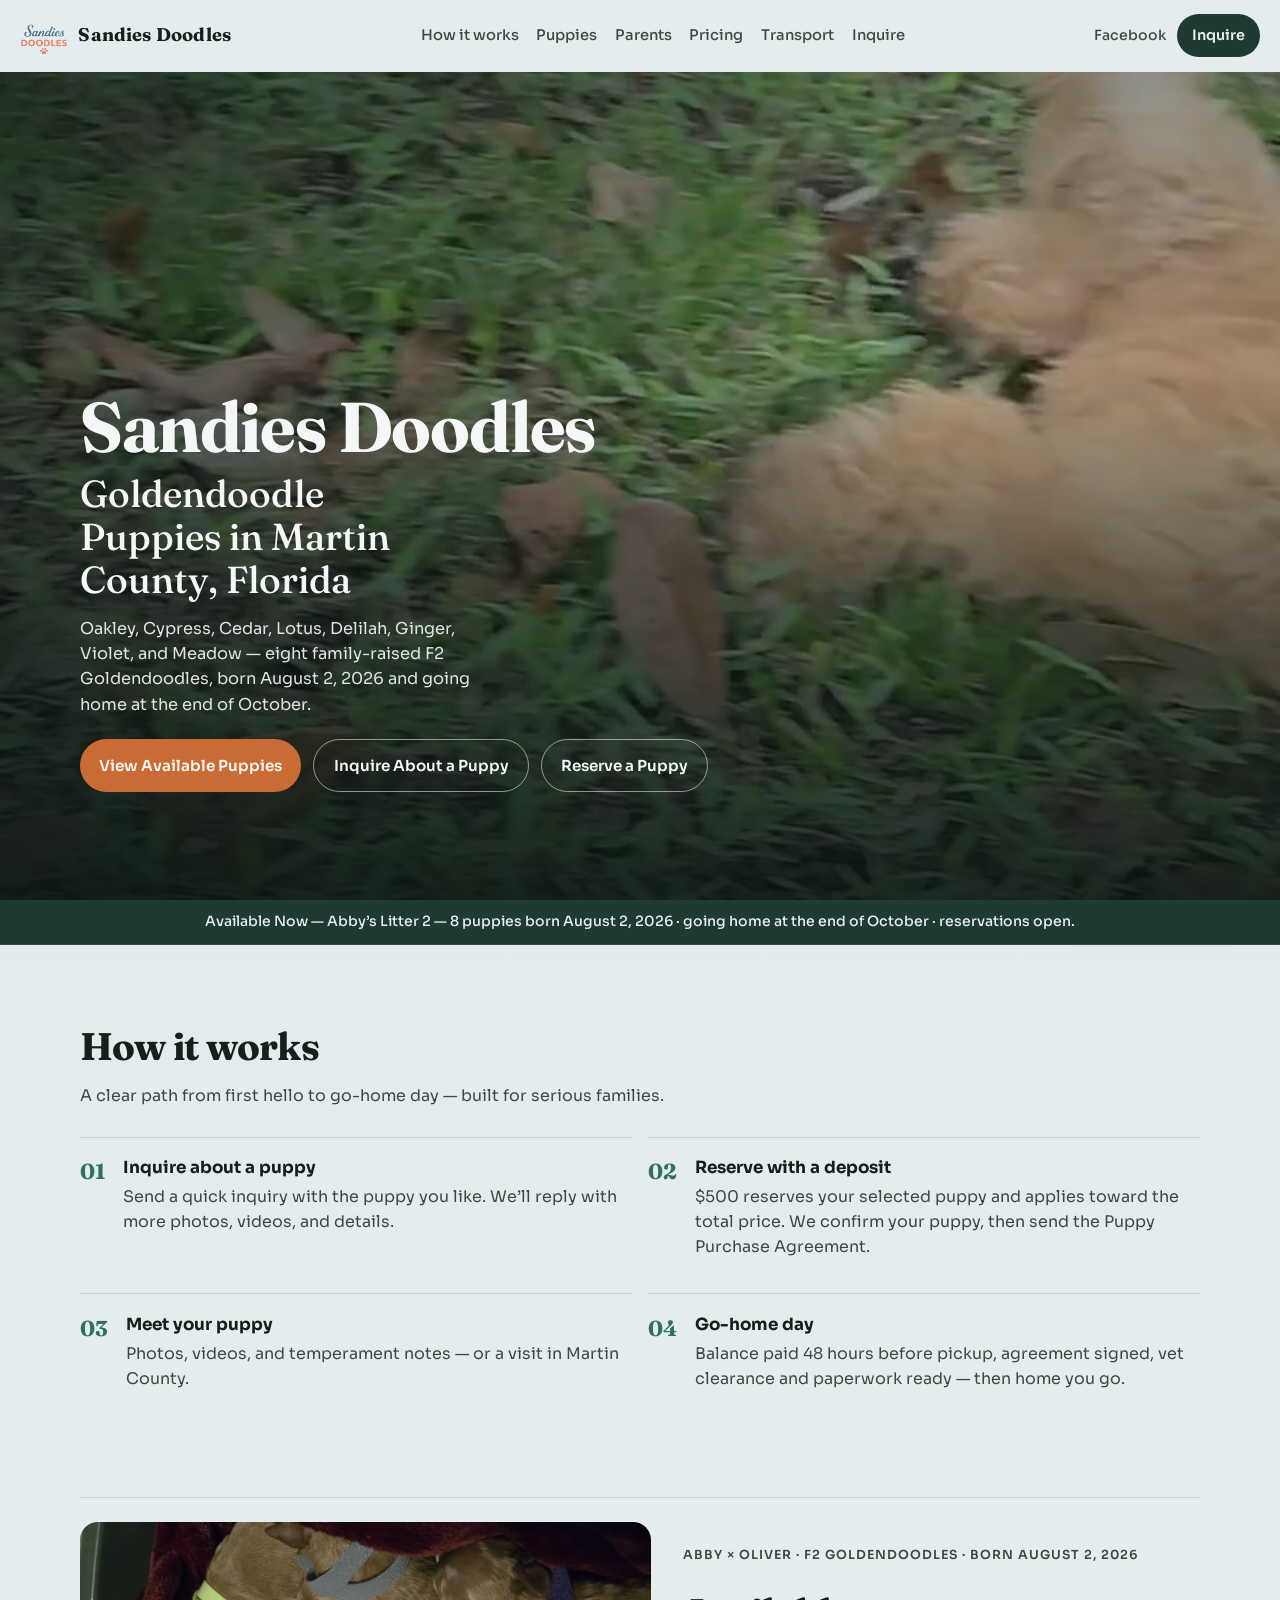
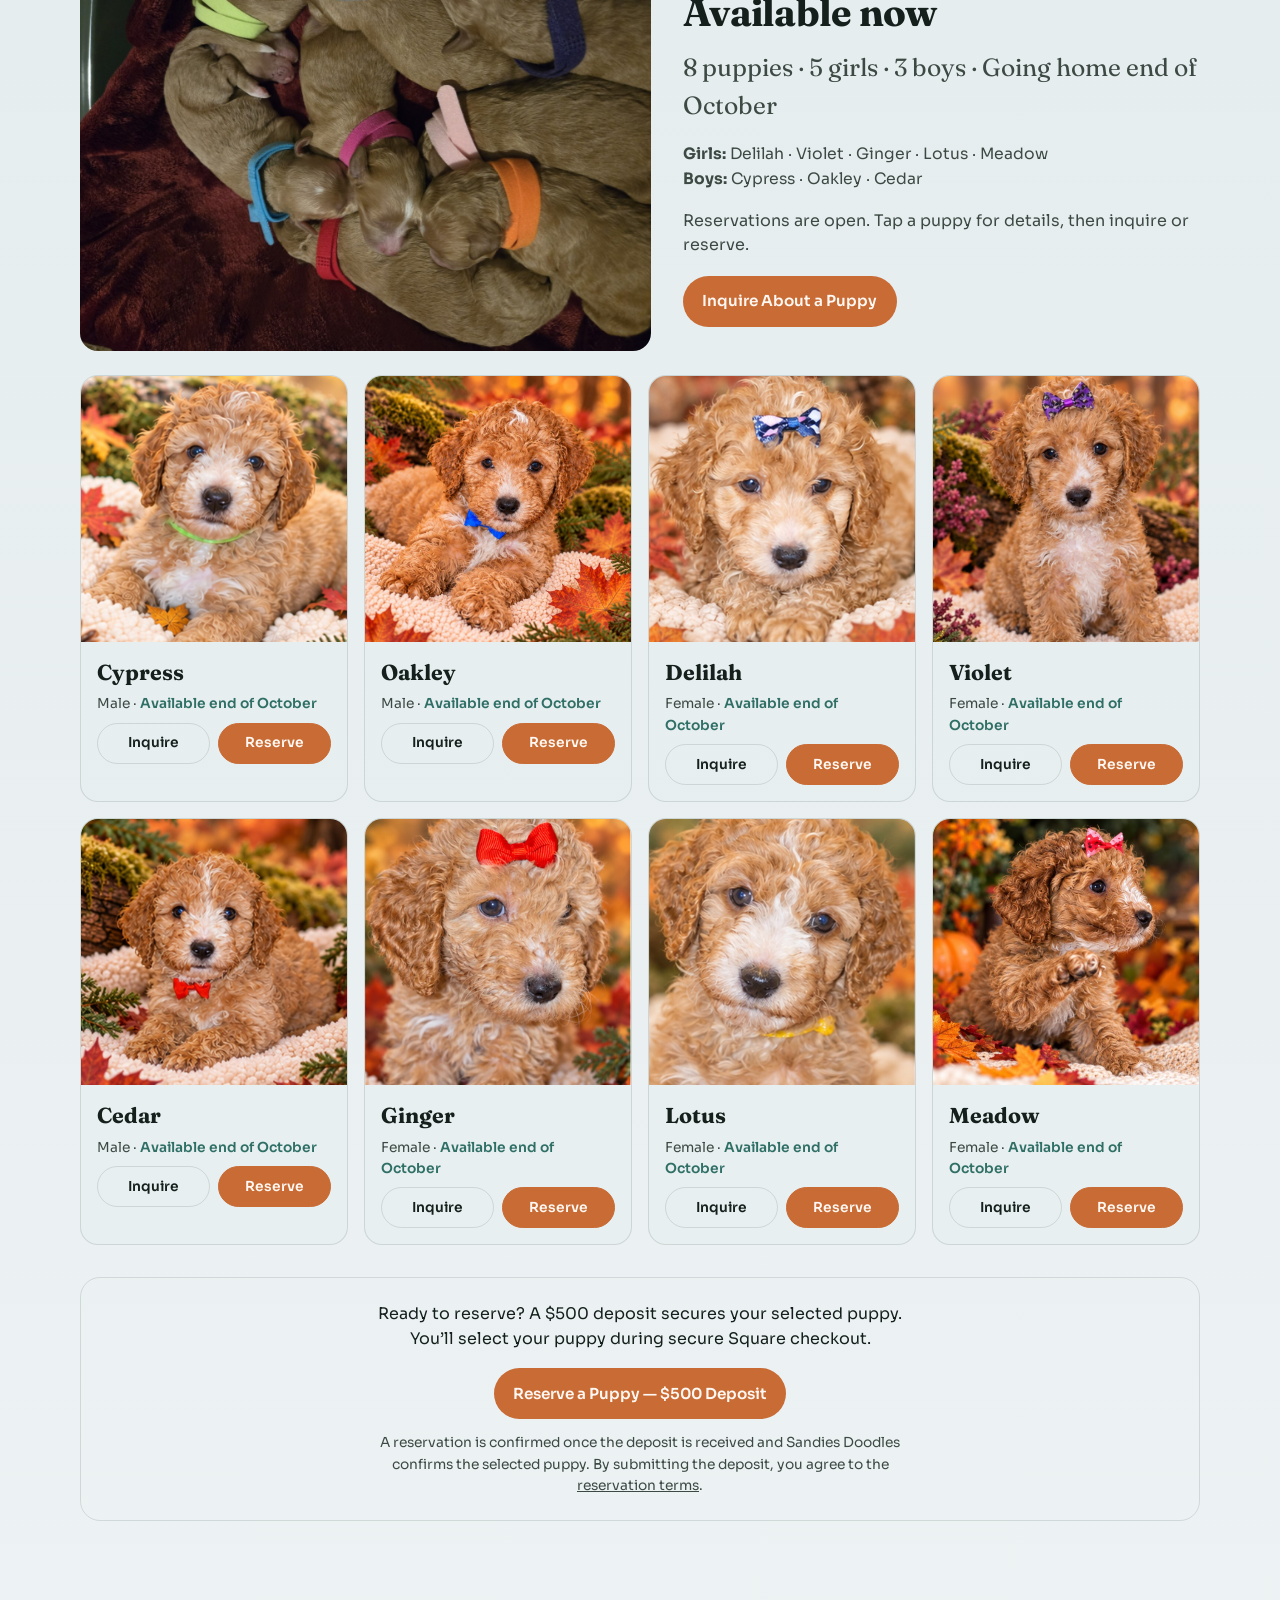
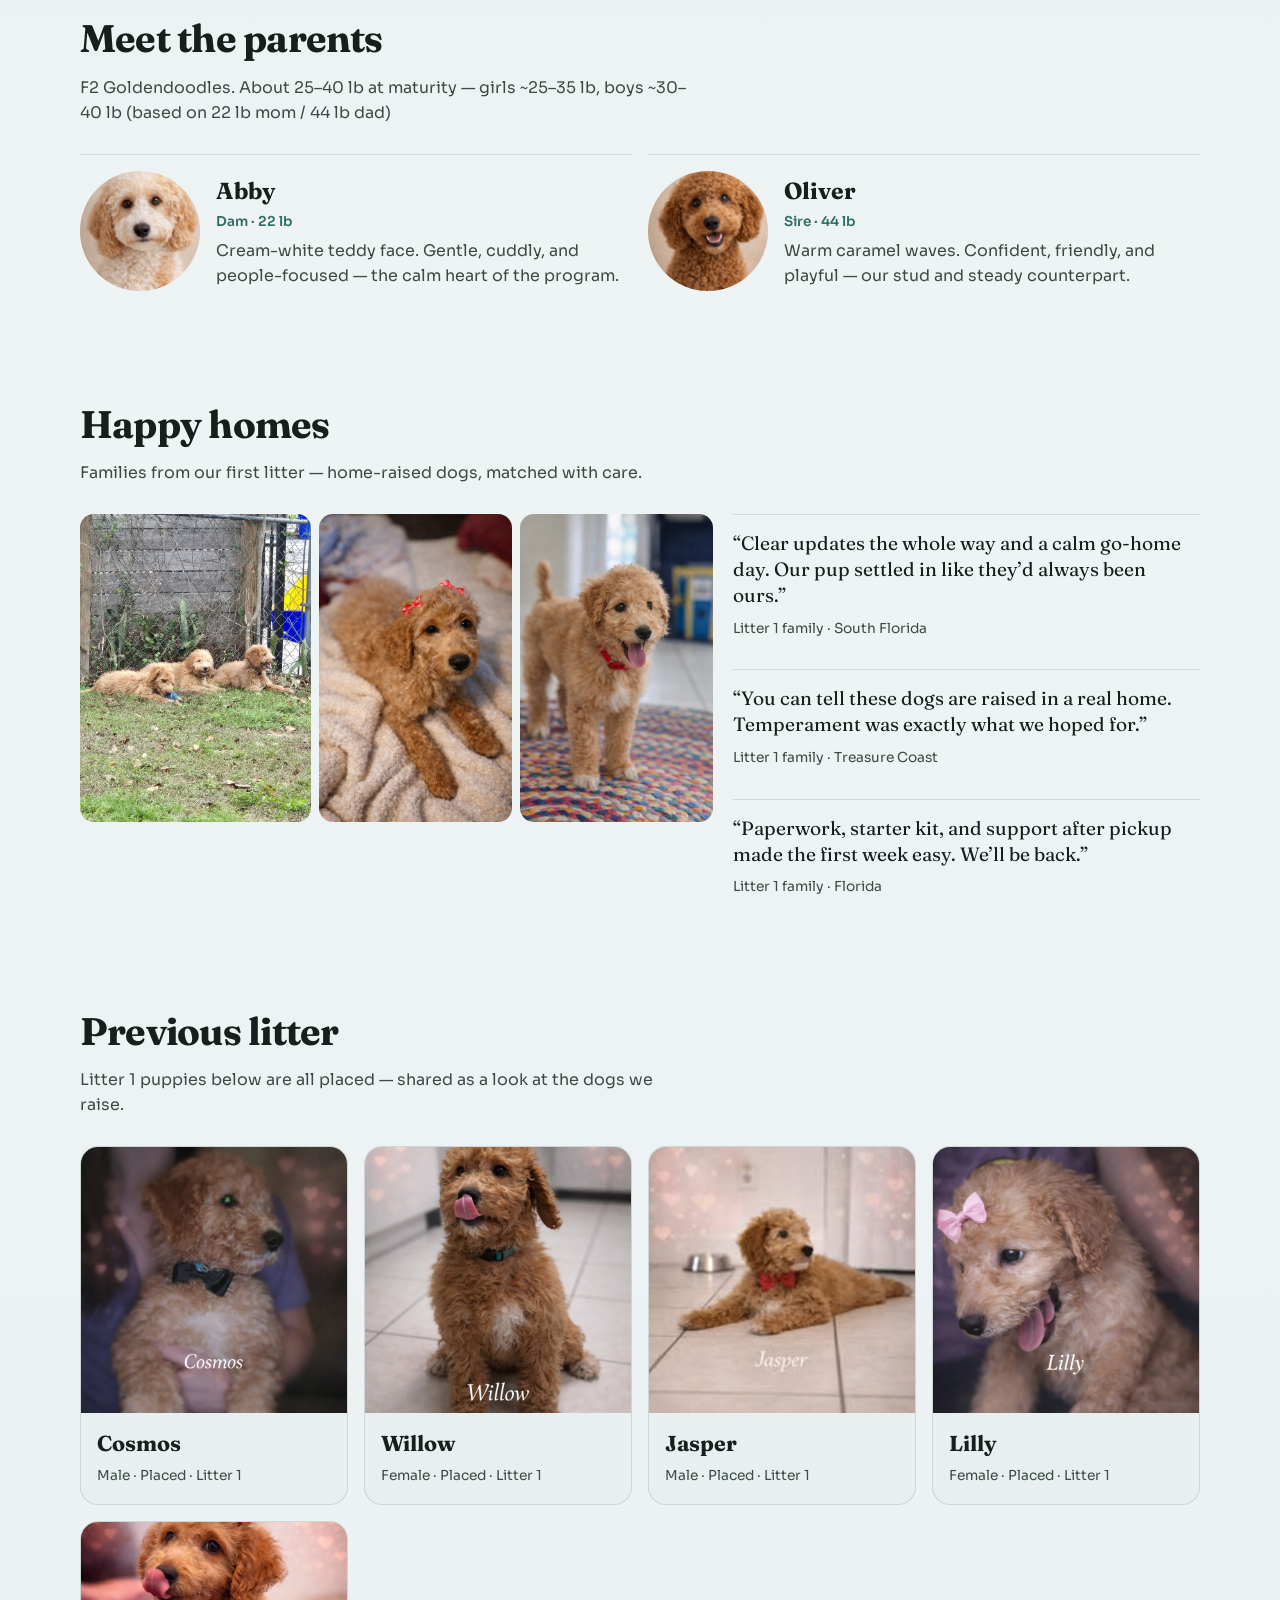
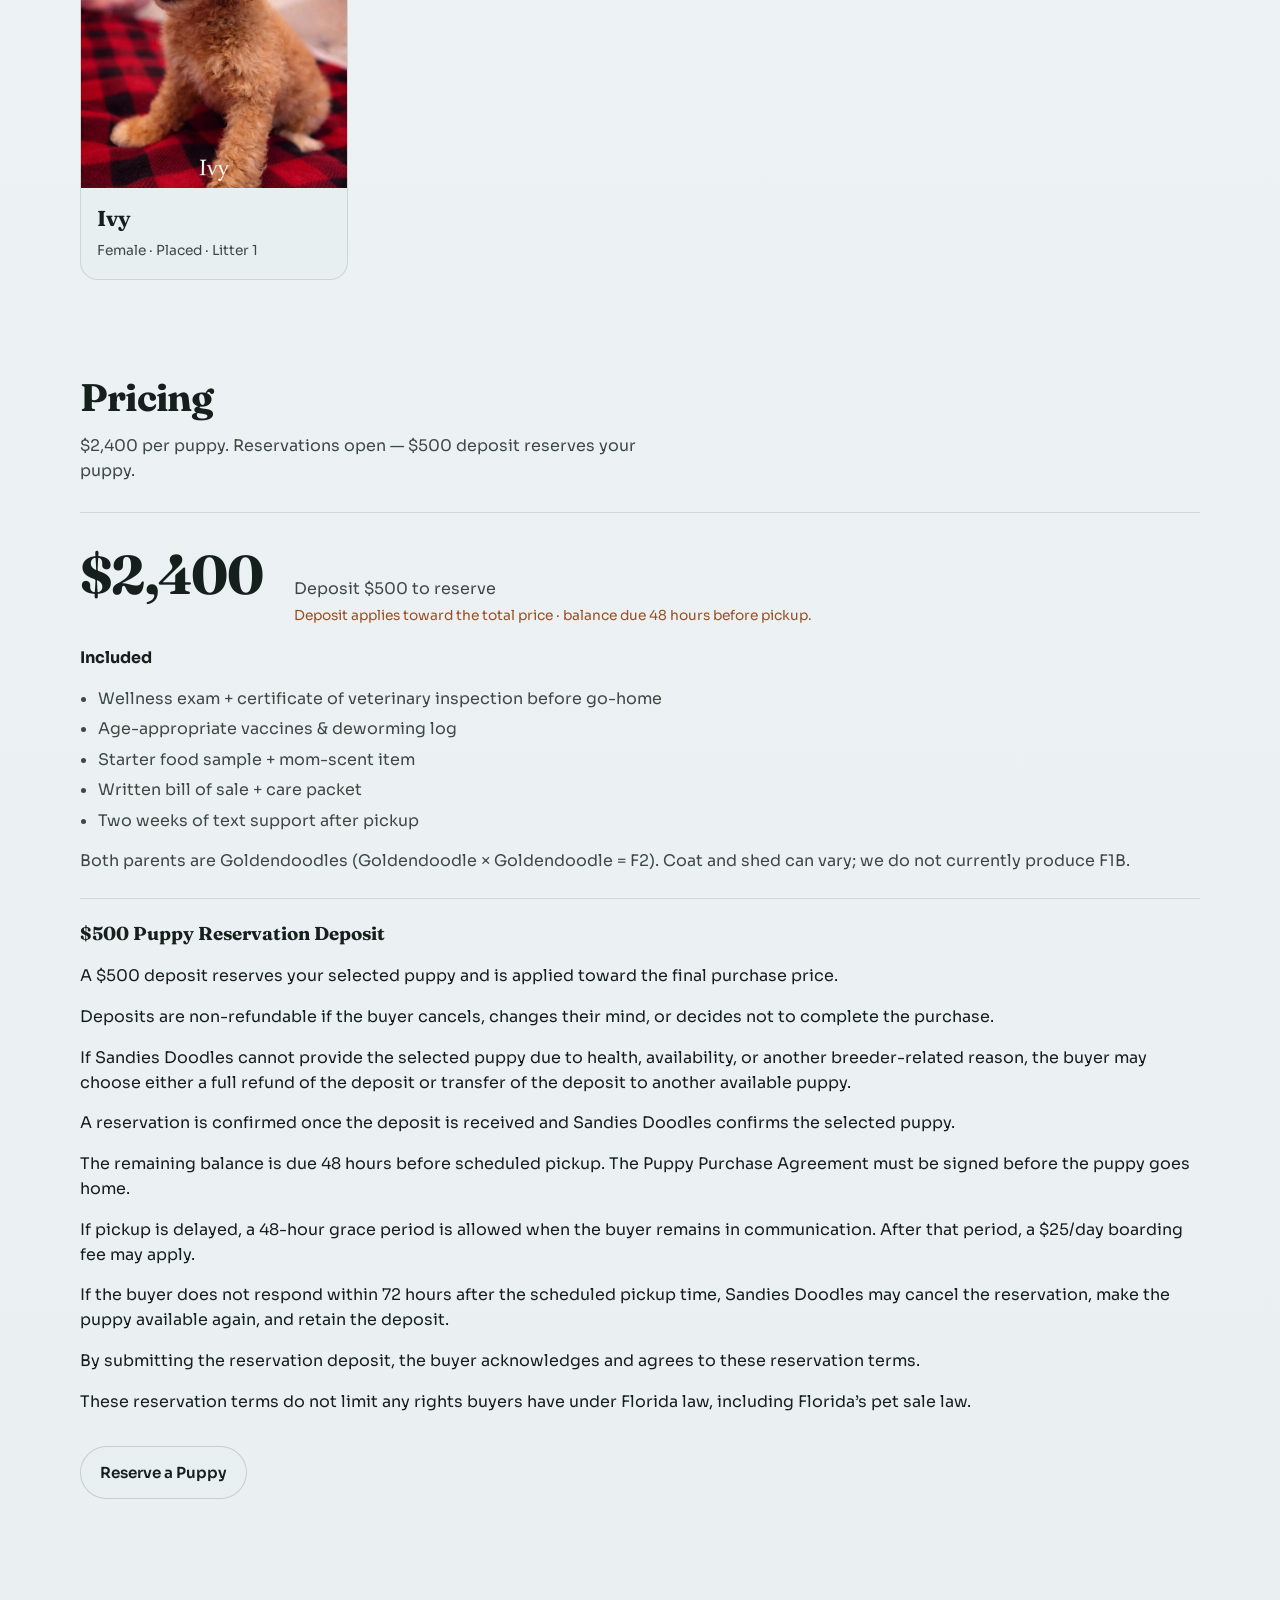
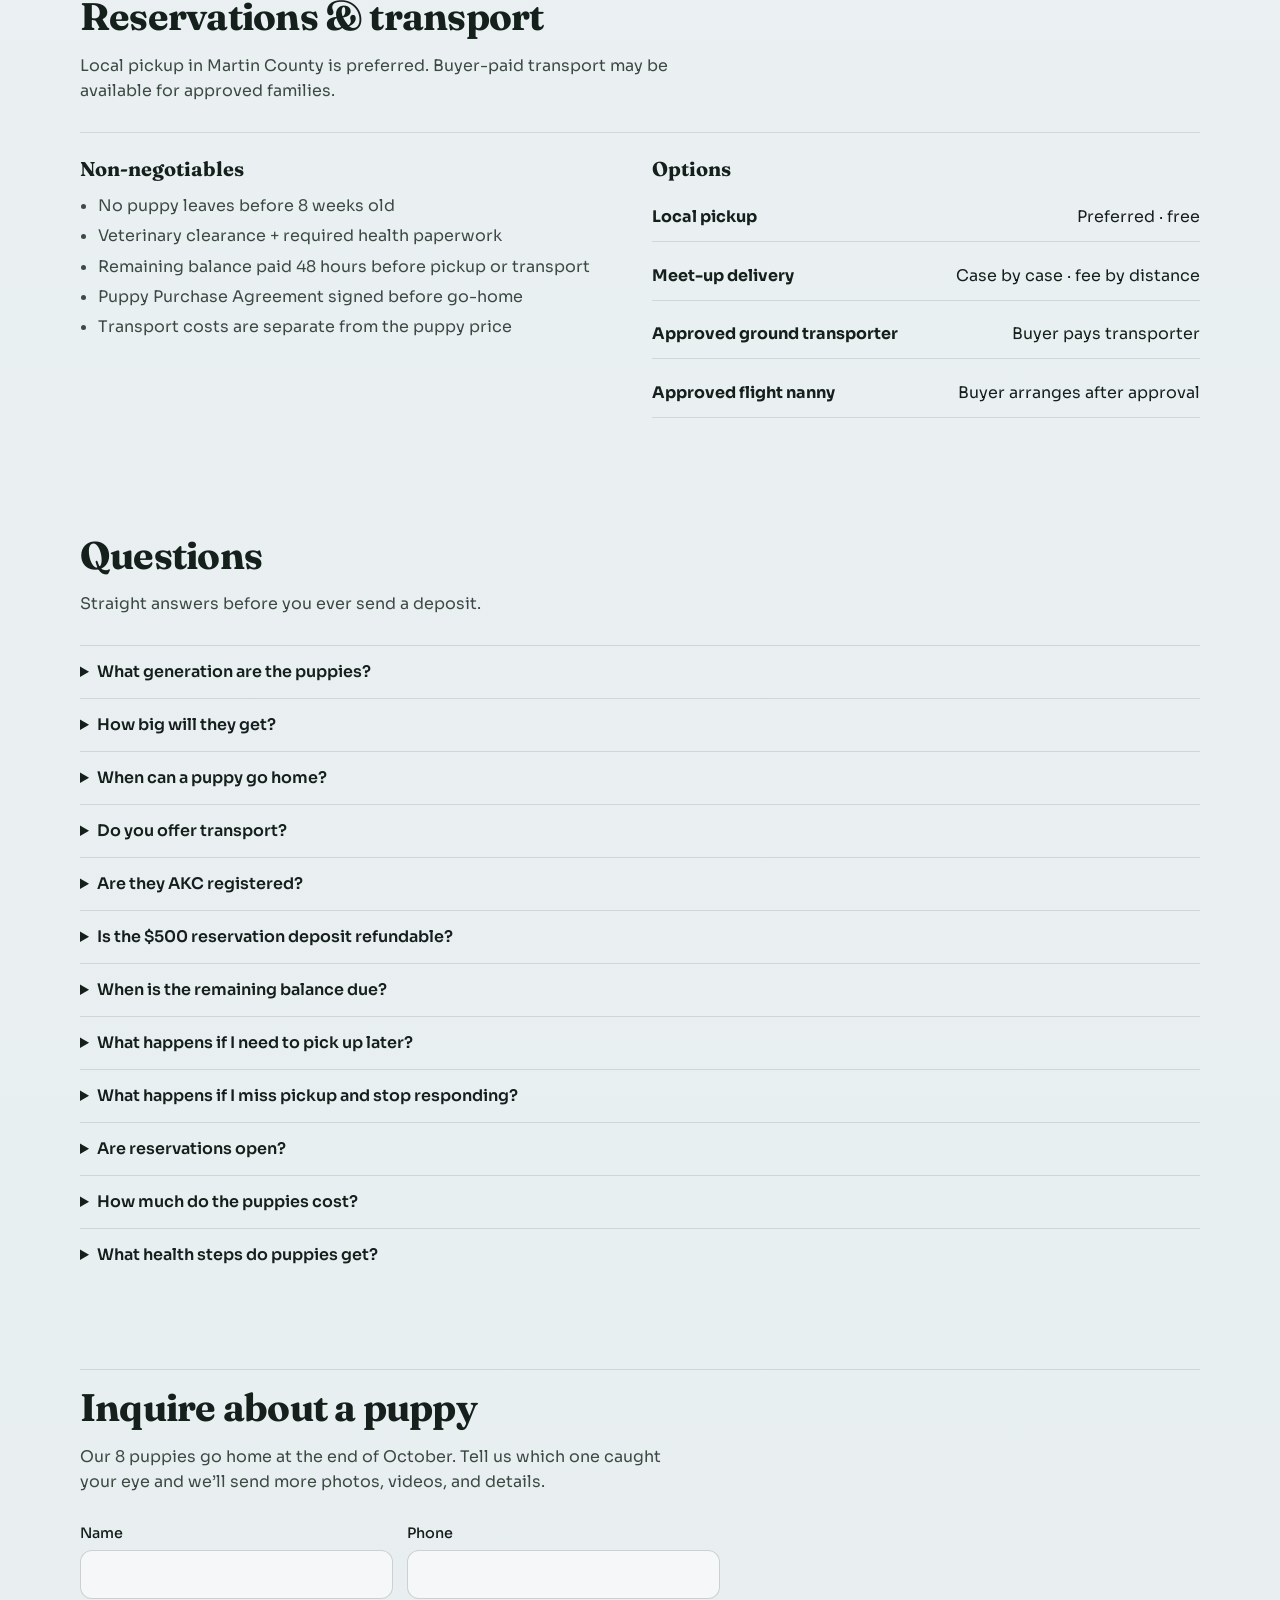
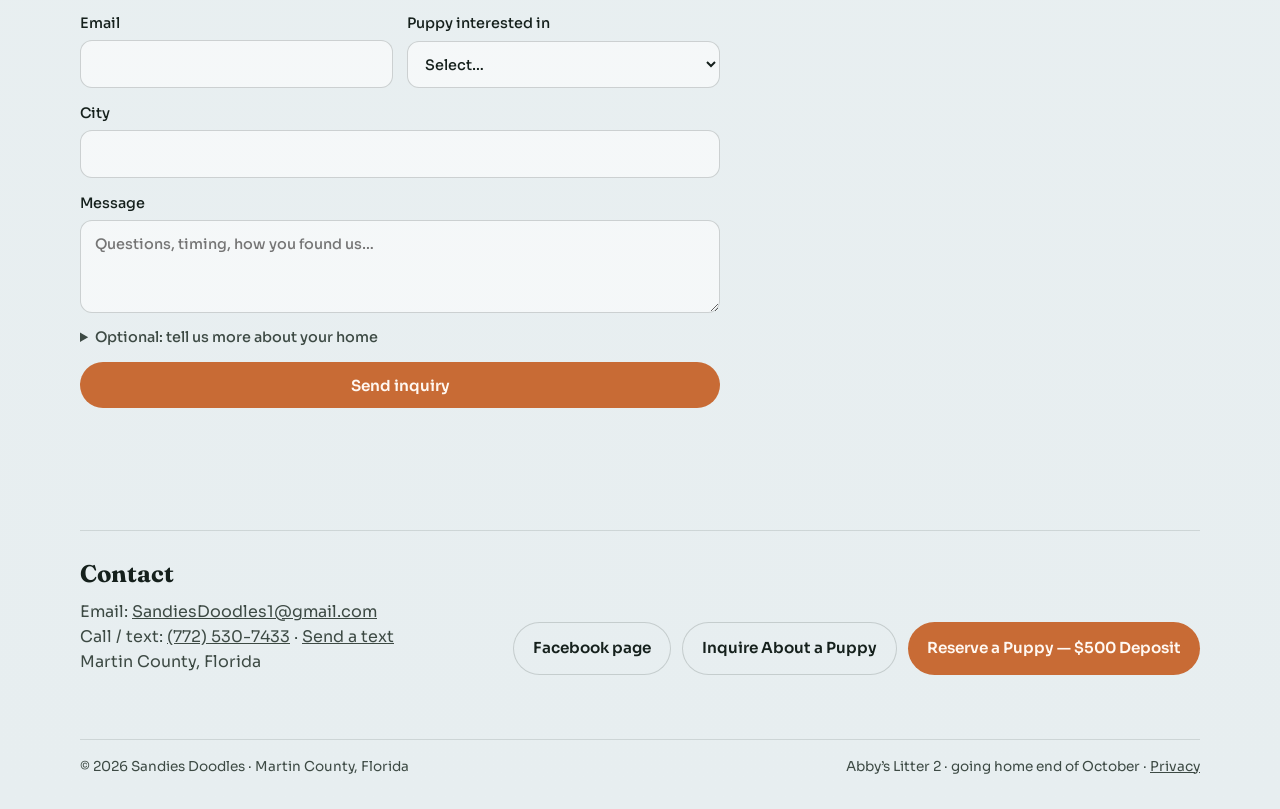
<file: index.html>
<!doctype html>
<html lang="en">
  <head>
    <meta charset="utf-8" />
    <meta name="viewport" content="width=device-width, initial-scale=1" />
    <title>Goldendoodle Puppies in Martin County, Florida | Sandies Doodles</title>
    <meta
      name="description"
      content="Family-raised F2 Goldendoodle puppies in Martin County, Florida — available now and going home at the end of October. $2,400 · $500 reserves your puppy."
    />
    <meta property="og:type" content="website" />
    <meta property="og:site_name" content="Sandies Doodles" />
    <meta property="og:title" content="Goldendoodle Puppies in Martin County, Florida — Sandies Doodles" />
    <meta
      property="og:description"
      content="8 puppies · 5 girls · 3 boys. Born August 2, 2026 and going home at the end of October. Reservations open."
    />
    <meta property="og:image" content="assets/brand/hero-poster.jpg" />
    <meta name="twitter:card" content="summary_large_image" />
    <meta name="theme-color" content="#1e3a32" />
    <link rel="icon" href="assets/brand/logo.png" type="image/png" />
    <link rel="preconnect" href="https://fonts.googleapis.com" />
    <link rel="preconnect" href="https://fonts.gstatic.com" crossorigin />
    <link
      href="https://fonts.googleapis.com/css2?family=Fraunces:opsz,wght@9..144,500;9..144,700&family=Sora:wght@400;500;600&display=swap"
      rel="stylesheet"
    />
    <link rel="stylesheet" href="styles.css?v=home1012c" />
    <script async src="https://www.googletagmanager.com/gtag/js?id=G-276VDLEJ9T"></script>
    <script>
      window.dataLayer = window.dataLayer || [];
      function gtag() { dataLayer.push(arguments); }
      gtag("js", new Date());
      gtag("config", "G-276VDLEJ9T");
    </script>
  </head>
  <body>
    <a class="skip" href="#main">Skip to content</a>

    <header class="site-header" data-elevate>
      <a class="brand-lockup" href="#top">
        <img src="assets/brand/logo.png" alt="" width="48" height="36" />
        <span>Sandies Doodles</span>
      </a>
      <nav class="nav" id="primaryNav" aria-label="Primary">
        <a href="#how">How it works</a>
        <a href="#litter">Puppies</a>
        <a href="#parents">Parents</a>
        <a href="#pricing">Pricing</a>
        <a href="#transport">Transport</a>
        <a href="#inquire">Inquire</a>
        <a
          class="nav-social-inline"
          id="headerFbMobile"
          href="https://www.facebook.com/SandiesDoodles"
          target="_blank"
          rel="noopener"
          >Facebook</a
        >
      </nav>
      <div class="header-actions">
        <a
          class="nav-social"
          id="headerFb"
          href="https://www.facebook.com/SandiesDoodles"
          target="_blank"
          rel="noopener"
          >Facebook</a
        >
        <a class="nav-cta" href="#inquire">Inquire</a>
        <button
          class="nav-toggle"
          id="navToggle"
          type="button"
          aria-expanded="false"
          aria-controls="primaryNav"
        >
          Menu
        </button>
      </div>
    </header>

    <main id="main">
      <section class="hero" id="top">
        <div class="hero-media" aria-hidden="true">
          <img
            class="hero-photo"
            src="assets/brand/hero-poster.jpg"
            alt=""
            fetchpriority="high"
          />
          <video
            class="hero-video"
            id="heroVideo"
            muted
            loop
            playsinline
            autoplay
            preload="metadata"
            poster="assets/brand/hero-poster.jpg"
          >
            <source src="assets/video/hero.mp4" type="video/mp4" />
          </video>
          <div class="hero-veil"></div>
        </div>
        <div class="hero-copy">
          <p class="hero-brand reveal">Sandies Doodles</p>
          <h1 class="reveal delay-1" id="heroHeadline">Goldendoodle Puppies in Martin County, Florida</h1>
          <p class="hero-support reveal delay-2" id="heroSupport">
            Oakley, Cypress, Cedar, Lotus, Delilah, Ginger, Violet, and Meadow —
            eight family-raised F2 Goldendoodles, born August 2, 2026 and going home at the end of October.
          </p>
          <div class="hero-actions reveal delay-3">
            <a class="btn btn-primary" href="#litter">View Available Puppies</a>
            <a class="btn btn-ghost" id="heroSecondary" href="#inquire">Inquire About a Puppy</a>
            <a class="btn btn-ghost" href="#reserve-cta">Reserve a Puppy</a>
          </div>
        </div>
      </section>

      <p class="site-banner" id="siteBanner" hidden></p>

      <section class="section how" id="how">
        <div class="section-intro reveal">
          <h2>How it works</h2>
          <p>A clear path from first hello to go-home day — built for serious families.</p>
        </div>
        <ol class="process" id="processList"></ol>
      </section>

      <section class="section litter" id="litter">
        <div class="litter-panel" id="litterPanel"></div>
        <div class="pup-grid litter2-grid" id="litter2Grid" aria-label="Litter 2 puppies"></div>
        <div class="reserve-cta reveal-on-scroll" id="reserve-cta">
          <p>
            Ready to reserve? A $500 deposit secures your selected puppy. You’ll select your
            puppy during secure Square checkout.
          </p>
          <a
            id="puppy-reservation-cta"
            class="btn btn-primary puppy-reservation-cta"
            href="https://square.link/u/qB7DZKT4?src=embed"
            target="_blank"
            rel="noopener noreferrer"
            data-track="reserve_click"
            >Reserve a Puppy — $500 Deposit</a
          >
          <p class="reserve-note">
            A reservation is confirmed once the deposit is received and Sandies Doodles confirms
            the selected puppy. By submitting the deposit, you agree to the
            <a href="#reserve">reservation terms</a>.
          </p>
        </div>
      </section>

      <section class="section parents" id="parents">
        <div class="section-intro reveal">
          <h2>Meet the parents</h2>
          <p id="geneticsLine"></p>
        </div>
        <div class="parent-grid" id="parentGrid"></div>
      </section>

      <section class="section proof" id="homes">
        <div class="section-intro reveal">
          <h2>Happy homes</h2>
          <p>Families from our first litter — home-raised dogs, matched with care.</p>
        </div>
        <div class="proof-layout">
          <div class="atmosphere" aria-hidden="true">
            <img src="assets/brand/atmosphere-1.jpg" alt="" loading="lazy" />
            <img src="assets/brand/atmosphere-2.jpg" alt="" loading="lazy" />
            <img src="assets/brand/atmosphere-3.jpg" alt="" loading="lazy" />
          </div>
          <div class="quotes" id="quoteList"></div>
        </div>
      </section>

      <section class="section alumni" id="alumni">
        <div class="section-intro reveal">
          <h2>Previous litter</h2>
          <p id="alumniNote"></p>
        </div>
        <div class="pup-grid" id="pupGrid"></div>
      </section>

      <section class="section pricing" id="pricing">
        <div class="section-intro reveal">
          <h2>Pricing</h2>
          <p id="pricingLabel"></p>
        </div>
        <div class="price-panel" id="pricePanel"></div>
        <div class="reserve-panel" id="reserve"></div>
      </section>

      <section class="section transport" id="transport">
        <div class="section-intro reveal">
          <h2 id="transportTitle">Reservations &amp; transport</h2>
          <p id="transportIntro"></p>
        </div>
        <div class="transport-panel" id="transportPanel"></div>
      </section>

      <section class="section faq" id="faq">
        <div class="section-intro reveal">
          <h2>Questions</h2>
          <p>Straight answers before you ever send a deposit.</p>
        </div>
        <div class="faq-list" id="faqList"></div>
      </section>

      <section class="section waitlist" id="inquire">
        <span id="waitlist" aria-hidden="true"></span>
        <div class="waitlist-panel">
          <div class="section-intro">
            <h2>Inquire about a puppy</h2>
            <p>
              Our 8 puppies go home at the end of October. Tell us which one caught your eye
              and we’ll send more photos, videos, and details.
            </p>
          </div>
          <form class="waitlist-form" id="waitlistForm">
            <input type="hidden" name="_subject" value="Sandies Doodles puppy inquiry" />
            <input
              type="text"
              name="_gotcha"
              class="hp"
              tabindex="-1"
              autocomplete="off"
              aria-hidden="true"
            />
            <label>
              Name
              <input name="name" required autocomplete="name" />
            </label>
            <label>
              Phone
              <input name="phone" type="tel" required autocomplete="tel" />
            </label>
            <label>
              Email
              <input name="email" type="email" required autocomplete="email" />
            </label>
            <label>
              Puppy interested in
              <select name="puppy" id="puppySelect" required>
                <option value="">Select…</option>
                <option>Not sure yet</option>
              </select>
            </label>
            <label class="span-2">
              City
              <input name="city" required autocomplete="address-level2" />
            </label>
            <label class="span-2">
              Message
              <textarea
                name="message"
                rows="3"
                placeholder="Questions, timing, how you found us…"
              ></textarea>
            </label>
            <details class="form-more span-2">
              <summary>Optional: tell us more about your home</summary>
              <div class="form-more-grid">
                <label>
                  State
                  <input name="state" maxlength="40" autocomplete="address-level1" />
                </label>
                <label>
                  Pickup or transport?
                  <select name="handoff">
                    <option value="">Select…</option>
                    <option>Local pickup (preferred)</option>
                    <option>Meet-up delivery</option>
                    <option>Flight nanny / ground transport</option>
                    <option>Not sure yet</option>
                  </select>
                </label>
                <label>
                  Owned dogs before?
                  <select name="dogExperience">
                    <option value="">Select…</option>
                    <option>Yes</option>
                    <option>No</option>
                  </select>
                </label>
                <label>
                  Kids / other pets in the home?
                  <input name="household" placeholder="e.g. 2 kids, 1 cat — or none" />
                </label>
              </div>
            </details>
            <button class="btn btn-primary" type="submit" id="waitlistSubmit">
              Send inquiry
            </button>
            <p class="form-status" id="formStatus" role="status" aria-live="polite"></p>
          </form>
        </div>
      </section>

      <section class="section contact" id="contact">
        <div class="contact-row">
          <div>
            <h2>Contact</h2>
            <p id="contactBlock"></p>
          </div>
          <div class="contact-actions">
            <a
              class="btn btn-ghost"
              id="fbLink"
              href="https://www.facebook.com/SandiesDoodles"
              target="_blank"
              rel="noopener"
              >Facebook page</a
            >
            <a class="btn btn-ghost" href="#inquire">Inquire About a Puppy</a>
            <a
              class="btn btn-primary puppy-reservation-cta"
              href="https://square.link/u/qB7DZKT4?src=embed"
              target="_blank"
              rel="noopener noreferrer"
              data-track="reserve_click"
              >Reserve a Puppy — $500 Deposit</a
            >
          </div>
        </div>
      </section>
    </main>

    <footer class="site-footer">
      <span>© <span id="year"></span> Sandies Doodles · Martin County, Florida</span>
      <span class="footer-note">Abby’s Litter 2 · going home end of October · <a href="privacy.html">Privacy</a></span>
    </footer>

    <dialog class="pup-dialog" id="pupDialog">
      <button class="dialog-close" type="button" id="dialogClose" aria-label="Close">
        Close
      </button>
      <div class="dialog-body" id="dialogBody"></div>
    </dialog>

    <script src="data/litter.js?v=home1012c"></script>
    <script src="app.js?v=home1012c"></script>
  </body>
</html>
</file>
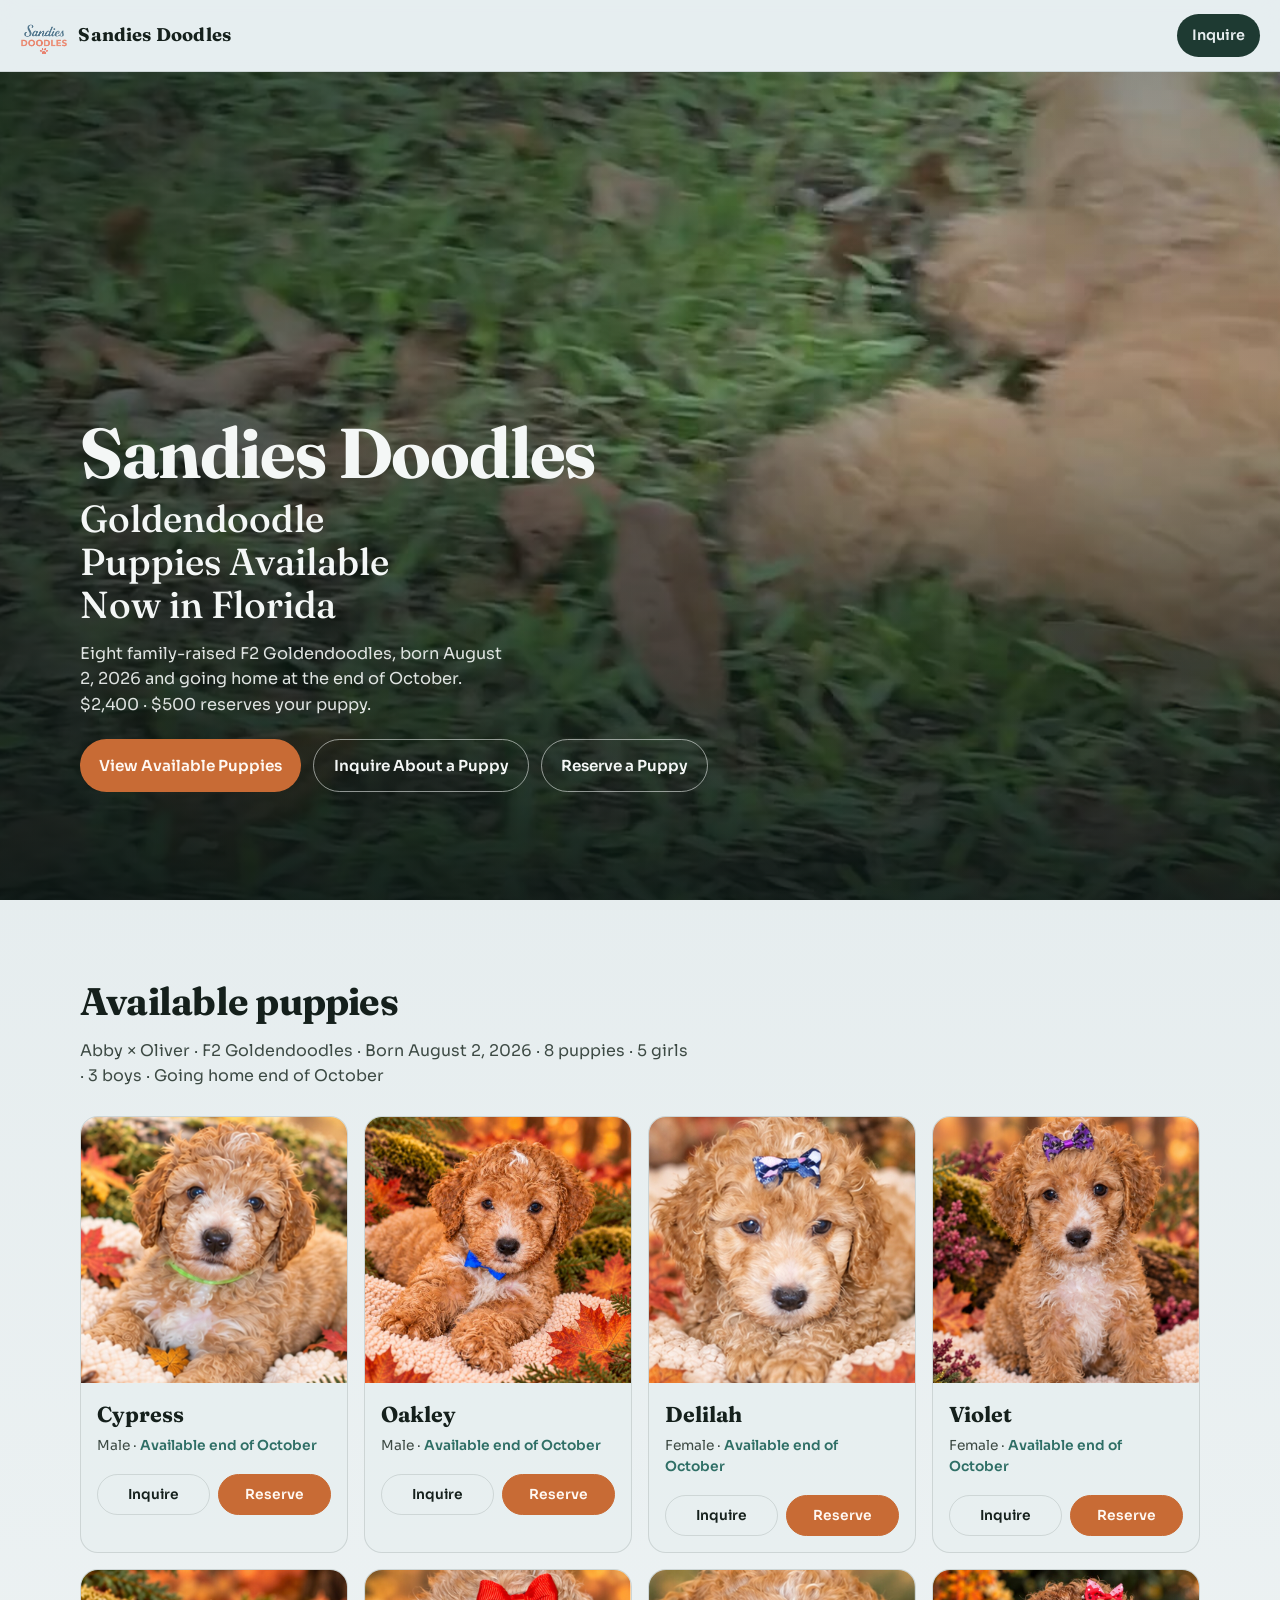
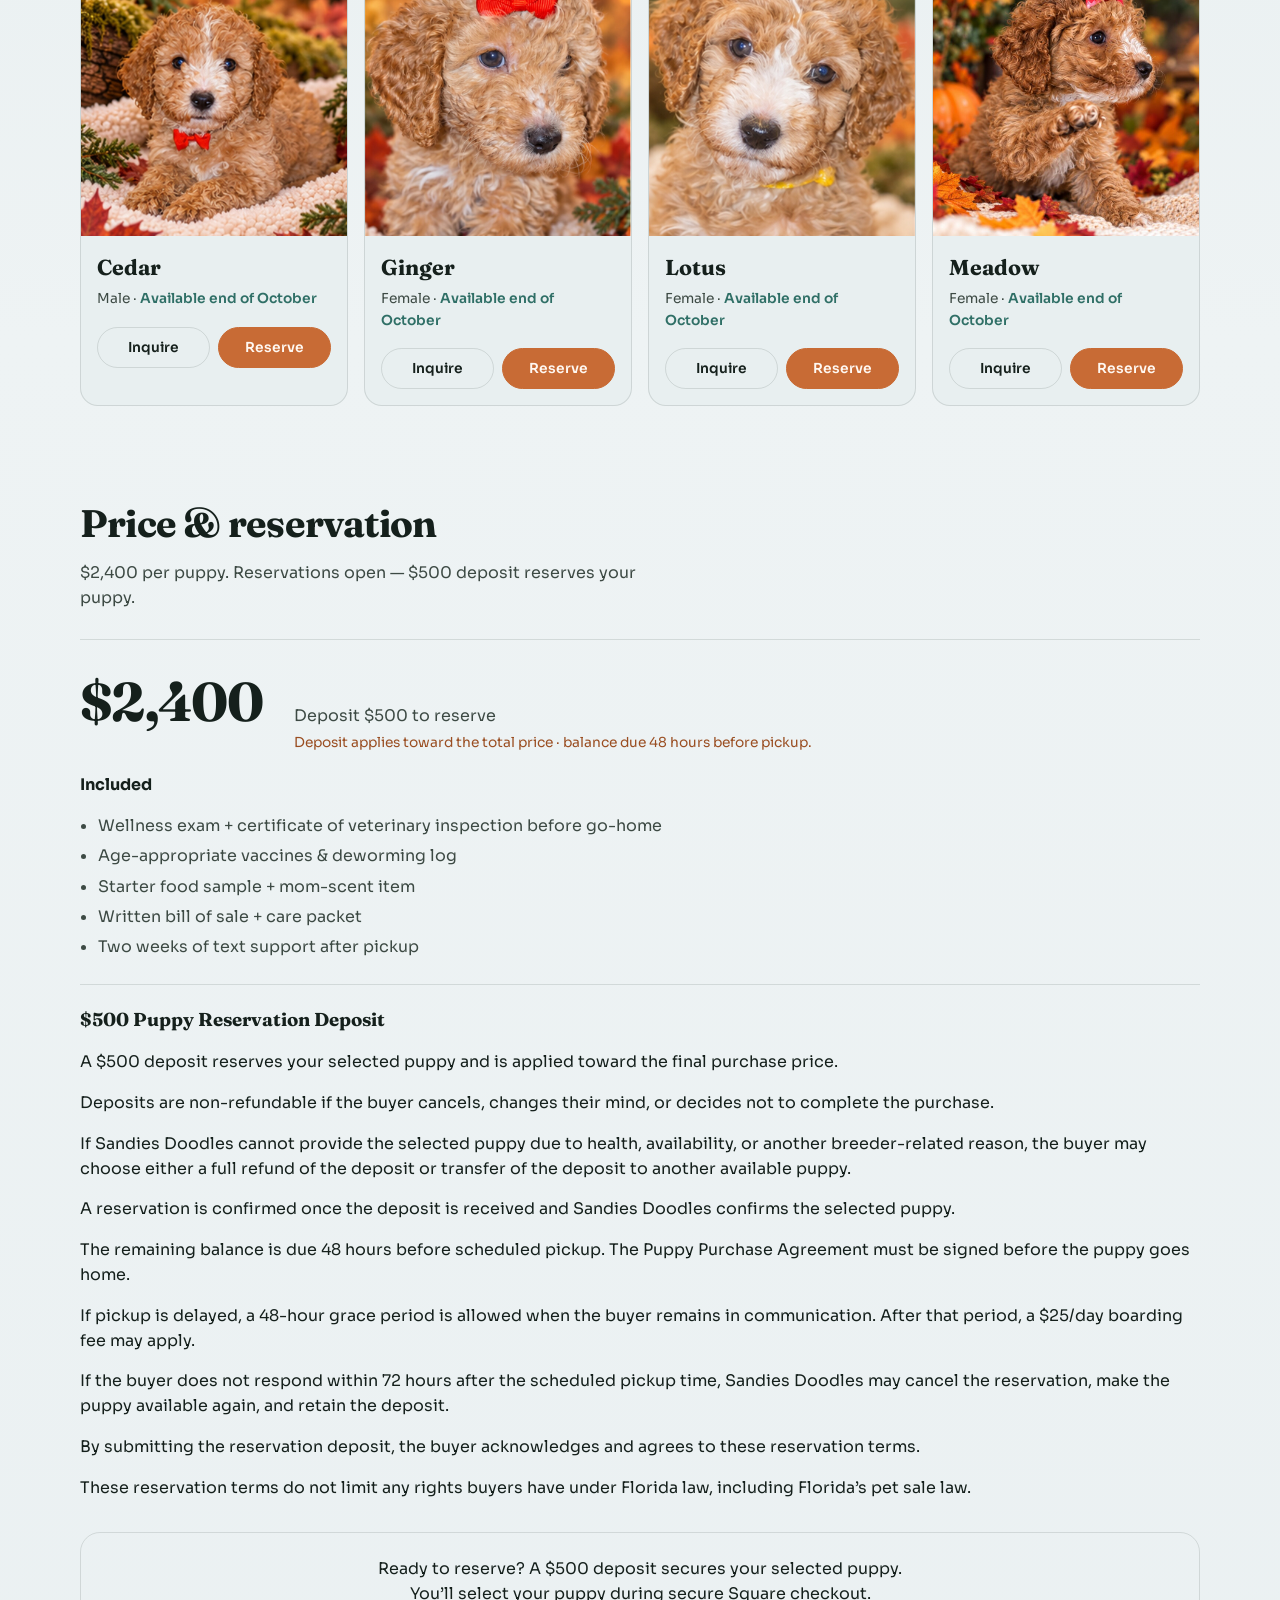
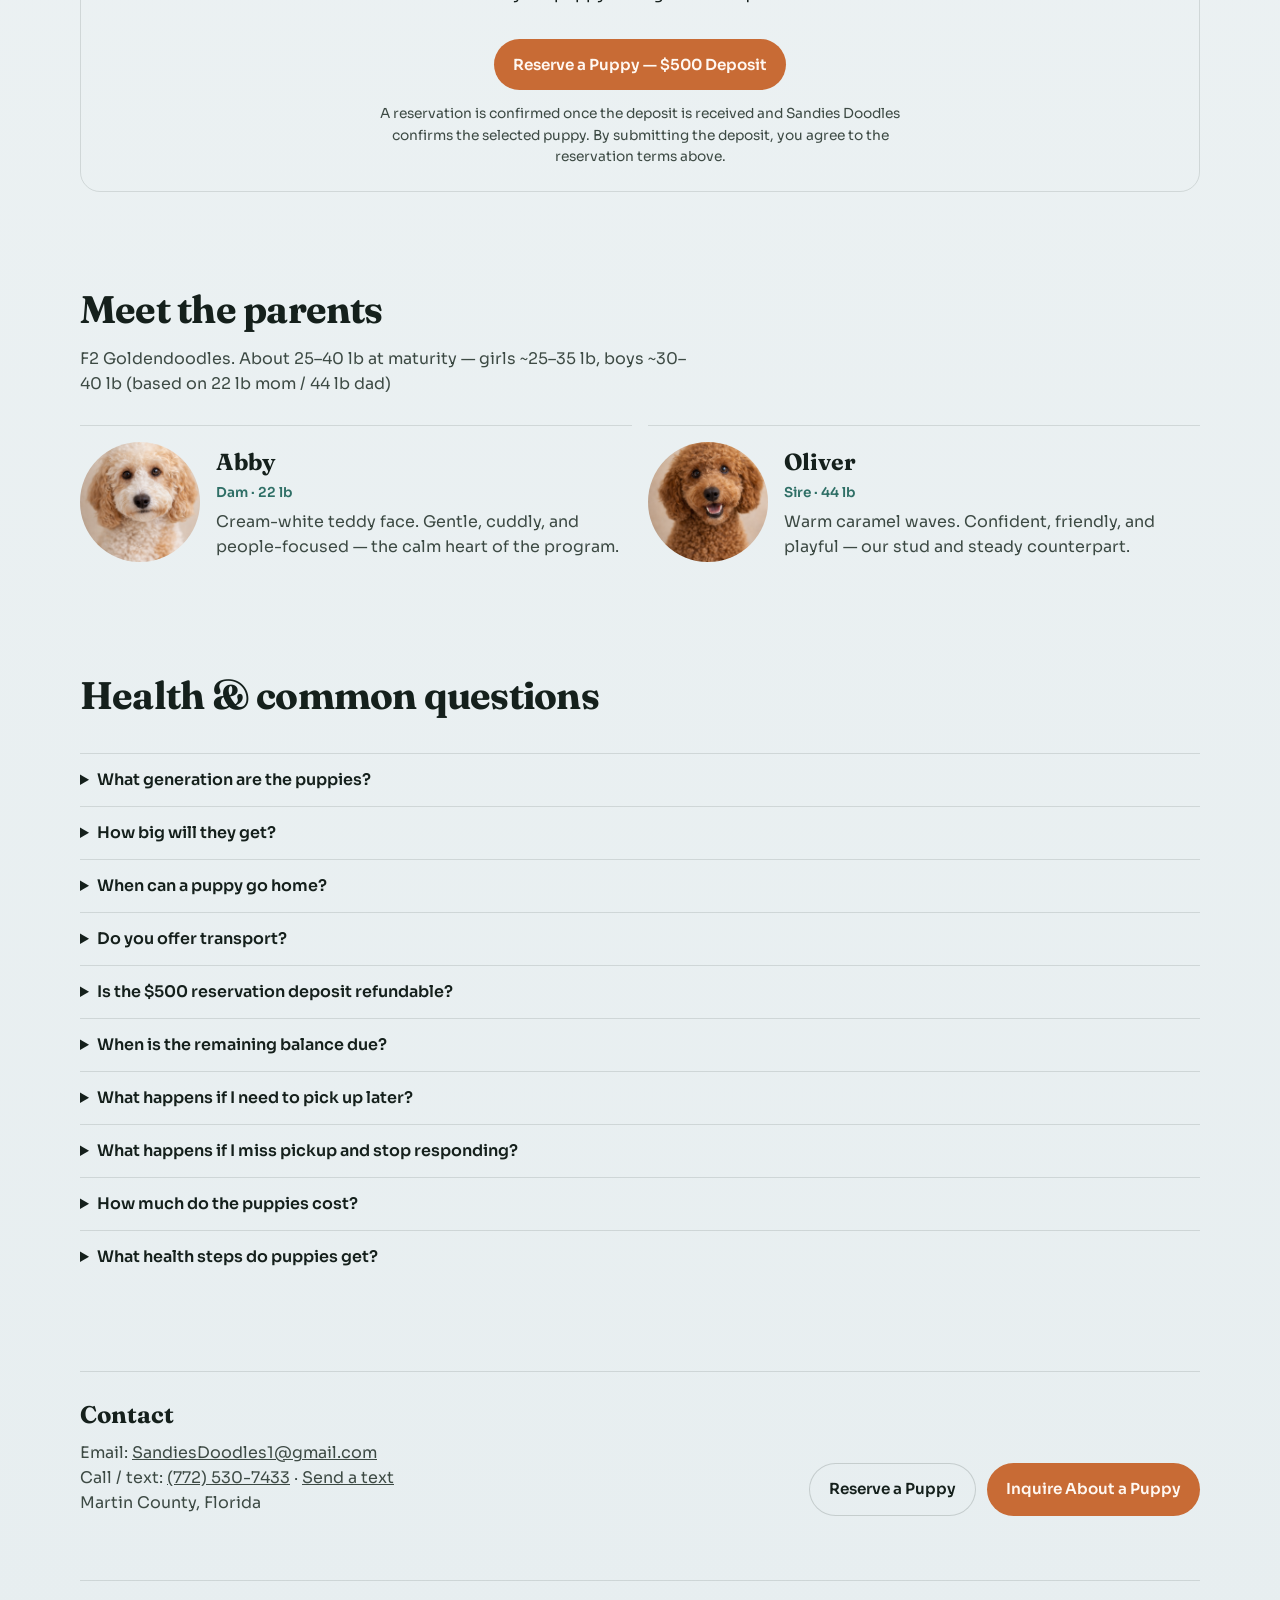
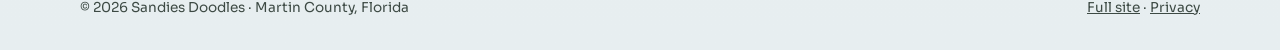
<file: goldendoodle-puppies-florida/index.html>
<!doctype html>
<html lang="en">
  <head>
    <meta charset="utf-8" />
    <meta name="viewport" content="width=device-width, initial-scale=1" />
    <title>Goldendoodle Puppies for Sale in Florida | Sandies Doodles, Martin County</title>
    <meta
      name="description"
      content="F2 Goldendoodle puppies available now in Martin County, Florida. Family-raised, vet-checked, $2,400 with a $500 reservation deposit."
    />
    <link rel="canonical" href="https://sandiesdoodles.com/goldendoodle-puppies-florida/" />
    <meta name="theme-color" content="#1e3a32" />
    <link rel="icon" href="../assets/brand/logo.png" type="image/png" />
    <link rel="preconnect" href="https://fonts.googleapis.com" />
    <link rel="preconnect" href="https://fonts.gstatic.com" crossorigin />
    <link
      href="https://fonts.googleapis.com/css2?family=Fraunces:opsz,wght@9..144,500;9..144,700&family=Sora:wght@400;500;600&display=swap"
      rel="stylesheet"
    />
    <link rel="stylesheet" href="../styles.css?v=home1012c" />
    <script async src="https://www.googletagmanager.com/gtag/js?id=G-276VDLEJ9T"></script>
    <script>
      window.dataLayer = window.dataLayer || [];
      function gtag() { dataLayer.push(arguments); }
      gtag("js", new Date());
      gtag("config", "G-276VDLEJ9T");
    </script>
  </head>
  <body>
    <header class="site-header is-elevated">
      <a class="brand-lockup" href="../">
        <img src="../assets/brand/logo.png" alt="" width="48" height="36" />
        <span>Sandies Doodles</span>
      </a>
      <div class="header-actions">
        <a class="nav-cta" href="../#inquire">Inquire</a>
      </div>
    </header>

    <main id="main">
      <section class="hero" id="top">
        <div class="hero-media" aria-hidden="true">
          <img class="hero-photo" src="../assets/brand/hero-poster.jpg" alt="" fetchpriority="high" />
          <div class="hero-veil"></div>
        </div>
        <div class="hero-copy">
          <p class="hero-brand">Sandies Doodles</p>
          <h1>Goldendoodle Puppies Available Now in Florida</h1>
          <p class="hero-support" id="lpSupport">
            Eight family-raised F2 Goldendoodles, born August 2, 2026 and going home
            at the end of October. $2,400 · $500 reserves your puppy.
          </p>
          <div class="hero-actions">
            <a class="btn btn-primary" href="#puppies">View Available Puppies</a>
            <a class="btn btn-ghost" href="../#inquire">Inquire About a Puppy</a>
            <a class="btn btn-ghost" href="#reserve">Reserve a Puppy</a>
          </div>
        </div>
      </section>

      <section class="section litter" id="puppies">
        <div class="section-intro">
          <h2>Available puppies</h2>
          <p id="lpLitterLine"></p>
        </div>
        <div class="pup-grid litter2-grid" id="lpGrid" aria-label="Available puppies"></div>
      </section>

      <section class="section pricing" id="pricing">
        <div class="section-intro">
          <h2>Price &amp; reservation</h2>
          <p id="lpPriceLabel"></p>
        </div>
        <div class="price-panel" id="lpPrice"></div>
        <div class="reserve-panel" id="reserve"></div>
      </section>

      <section class="section parents" id="parents">
        <div class="section-intro">
          <h2>Meet the parents</h2>
          <p id="lpGenetics"></p>
        </div>
        <div class="parent-grid" id="lpParents"></div>
      </section>

      <section class="section faq" id="faq">
        <div class="section-intro">
          <h2>Health &amp; common questions</h2>
        </div>
        <div class="faq-list" id="lpFaq"></div>
      </section>

      <section class="section contact" id="contact">
        <div class="contact-row">
          <div>
            <h2>Contact</h2>
            <p id="lpContact"></p>
          </div>
          <div class="contact-actions">
            <a class="btn btn-ghost" href="#reserve">Reserve a Puppy</a>
            <a class="btn btn-primary" href="../#inquire">Inquire About a Puppy</a>
          </div>
        </div>
      </section>
    </main>

    <footer class="site-footer">
      <span>© <span id="year"></span> Sandies Doodles · Martin County, Florida</span>
      <span class="footer-note"><a href="../">Full site</a> · <a href="../privacy.html">Privacy</a></span>
    </footer>

    <script src="../data/litter.js?v=home1012c"></script>
    <script>
      (() => {
        const d = window.SANDIES;
        if (!d) return;
        const up = (p) => (p && !/^(https?:|\/)/.test(p) ? `../${p}` : p);
        const track = (event, params = {}) => {
          window.dataLayer = window.dataLayer || [];
          window.dataLayer.push({ event, ...params });
          if (typeof window.gtag === "function") window.gtag("event", event, params);
        };
        const sq = (d.square && d.square.reserveUrl) || "";
        const reserveAttrs = (name = "") =>
          sq
            ? `href="${sq}" target="_blank" rel="noopener noreferrer" class="puppy-reservation-cta" data-track="reserve_click" data-pup-name="${name}"`
            : `href="#reserve" data-track="reserve_click" data-pup-name="${name}"`;
        const money = (n) =>
          Number(n).toLocaleString("en-US", { style: "currency", currency: "USD", maximumFractionDigits: 0 });
        const c = d.contact;
        const sms = `sms:${c.phoneHref.replace("tel:", "")}`;

        document.getElementById("year").textContent = String(new Date().getFullYear());
        const lit = d.currentLitter || {};
        document.getElementById("lpLitterLine").textContent = `${lit.eyebrow || ""} · ${lit.headline || ""}`;

        document.getElementById("lpGrid").innerHTML = (d.litter2 || [])
          .map((p) => {
            const reserved = p.status === "reserved" || p.status === "sold";
            const label = p.status === "sold" ? "Sold" : reserved ? "Reserved" : d.goHome ? `Available ${d.goHome}` : "Available";
            return `
            <article class="pup-card${reserved ? " is-reserved" : ""}">
              <img src="${up(p.image)}" alt="${p.name}, ${p.sex.toLowerCase()} Goldendoodle puppy" loading="lazy" />
              <div class="pup-meta">
                <h3>${p.name}</h3>
                <p class="meta-line">${p.sex} · <span class="pup-status">${label}</span></p>
              </div>
              <div class="pup-actions">
                <a href="../?pup=${encodeURIComponent(p.name)}#inquire">Inquire</a>
                ${reserved ? "" : `<a ${reserveAttrs(p.name)}>Reserve</a>`}
              </div>
            </article>`;
          })
          .join("");

        document.getElementById("lpPriceLabel").textContent = d.pricing.label;
        document.getElementById("lpPrice").innerHTML = `
          <div class="price-hero">
            <div class="amount">${money(d.pricing.base)}</div>
            <div class="deposit">Deposit ${money(d.pricing.deposit)} to reserve
              <span class="deposit-note">${d.pricing.depositTiming || ""}</span></div>
          </div>
          <p><strong>Included</strong></p>
          <ul class="includes">${d.pricing.includes.map((i) => `<li>${i}</li>`).join("")}</ul>`;

        const r = d.reservation;
        document.getElementById("reserve").innerHTML = `
          <h3>${r.title}</h3>
          ${r.terms.map((t) => `<p>${t}</p>`).join("")}
          ${r.lawNote ? `<p class="meta-line">${r.lawNote}</p>` : ""}
          ${
            sq
              ? `<div class="reserve-cta">
                   <p>Ready to reserve? A $500 deposit secures your selected puppy. You’ll select your puppy during secure Square checkout.</p>
                   <a id="puppy-reservation-cta" ${reserveAttrs().replace('class="', 'class="btn btn-primary ')}>Reserve a Puppy — $500 Deposit</a>
                   <p class="reserve-note">A reservation is confirmed once the deposit is received and Sandies Doodles confirms the selected puppy. By submitting the deposit, you agree to the reservation terms above.</p>
                 </div>`
              : `<p class="meta-line">${r.fallback}</p>
                 <div class="reserve-actions">
                   <a class="btn btn-primary" href="${c.phoneHref}">Call ${c.phone}</a>
                   <a class="btn btn-ghost" href="${sms}">Text us</a>
                 </div>`
          }`;

        document.getElementById("lpGenetics").textContent = `${d.genetics.generation}. ${d.genetics.adultSize}`;
        document.getElementById("lpParents").innerHTML = d.parents
          .map(
            (p) => `
            <article class="parent">
              <img src="${up(p.image)}" alt="${p.name}" loading="lazy" />
              <div><h3>${p.name}</h3><p class="role">${p.role} · ${p.weight}</p><p>${p.blurb}</p></div>
            </article>`
          )
          .join("");

        const keep = /health|go home|big|generation|transport|cost|deposit|balance|pick up|pickup/i;
        document.getElementById("lpFaq").innerHTML = d.faqs
          .filter((f) => keep.test(f.q))
          .map((f) => `<details><summary>${f.q}</summary><p>${f.a}</p></details>`)
          .join("");

        document.getElementById("lpContact").innerHTML = `
          Email: <a href="mailto:${c.email}">${c.email}</a><br />
          Call / text: <a href="${c.phoneHref}">${c.phone}</a> · <a href="${sms}">Send a text</a><br />
          ${c.location}`;

        document.addEventListener("click", (e) => {
          const t = e.target.closest("[data-track]");
          if (t) track(t.dataset.track, { puppy: t.dataset.pupName || "" });
          const l = e.target.closest("a[href^='tel:'], a[href^='sms:'], a[href^='mailto:']");
          if (l) {
            const s = l.getAttribute("href").split(":")[0];
            track(s === "tel" ? "phone_click" : s === "sms" ? "text_click" : "email_click");
          }
        });
      })();
    </script>
  </body>
</html>
</file>
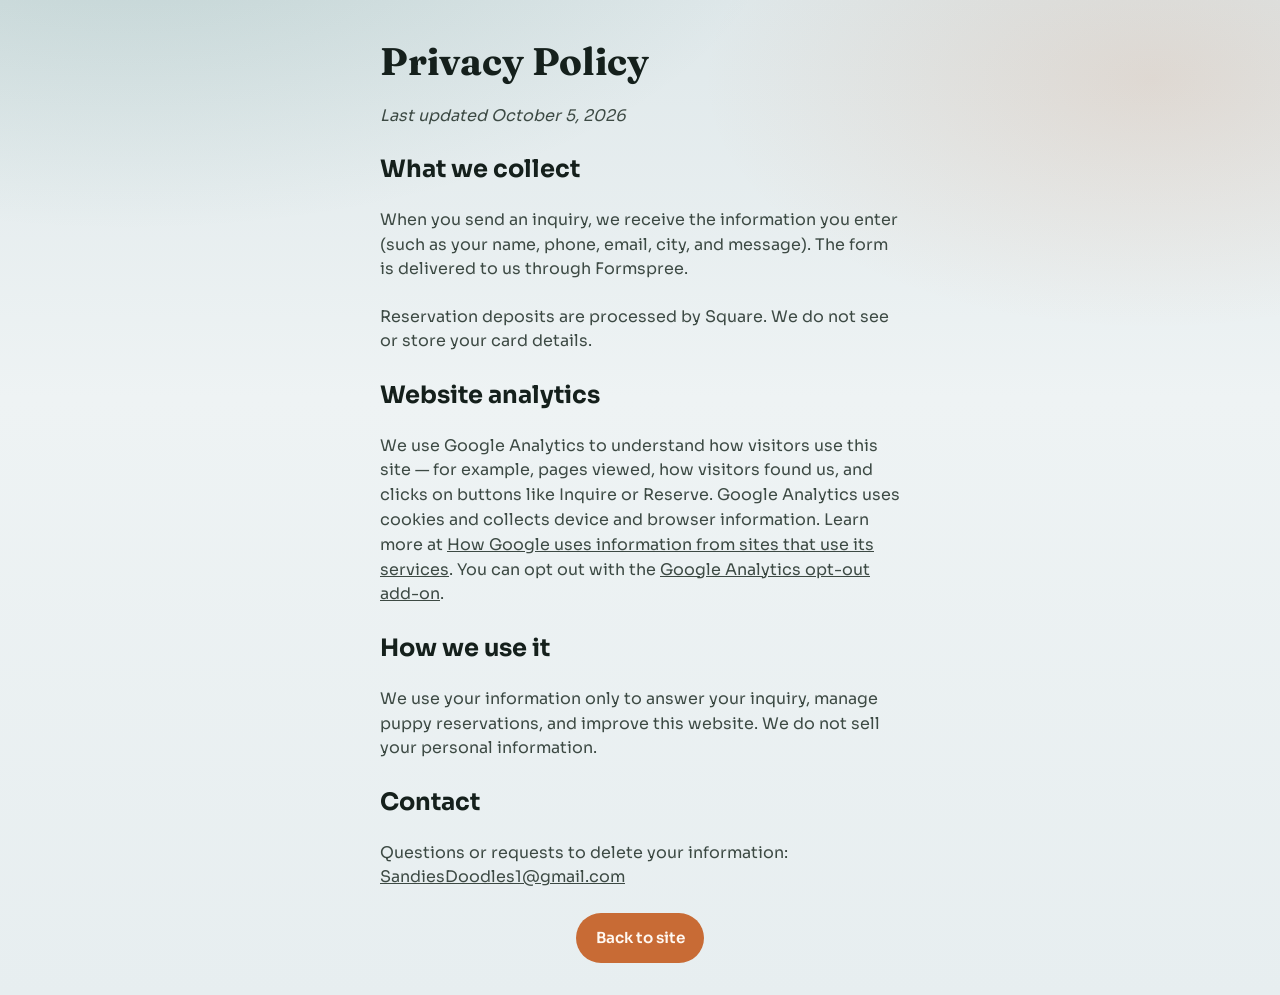
<file: privacy.html>
<!doctype html>
<html lang="en">
  <head>
    <meta charset="utf-8" />
    <meta name="viewport" content="width=device-width, initial-scale=1" />
    <title>Privacy Policy | Sandies Doodles</title>
    <link rel="icon" href="assets/brand/logo.png" type="image/png" />
    <link rel="preconnect" href="https://fonts.googleapis.com" />
    <link rel="preconnect" href="https://fonts.gstatic.com" crossorigin />
    <link
      href="https://fonts.googleapis.com/css2?family=Fraunces:opsz,wght@9..144,700&family=Sora:wght@400;600&display=swap"
      rel="stylesheet"
    />
    <link rel="stylesheet" href="styles.css" />
    <script async src="https://www.googletagmanager.com/gtag/js?id=G-276VDLEJ9T"></script>
    <script>
      window.dataLayer = window.dataLayer || [];
      function gtag() { dataLayer.push(arguments); }
      gtag("js", new Date());
      gtag("config", "G-276VDLEJ9T");
    </script>
  </head>
  <body class="thanks-page">
    <main class="thanks" style="text-align: left; max-width: 44rem">
      <h1>Privacy Policy</h1>
      <p><em>Last updated October 5, 2026</em></p>

      <h2>What we collect</h2>
      <p>
        When you send an inquiry, we receive the information you enter (such as your name,
        phone, email, city, and message). The form is delivered to us through Formspree.
      </p>
      <p>
        Reservation deposits are processed by Square. We do not see or store your card
        details.
      </p>

      <h2>Website analytics</h2>
      <p>
        We use Google Analytics to understand how visitors use this site — for example, pages
        viewed, how visitors found us, and clicks on buttons like Inquire or Reserve. Google
        Analytics uses cookies and collects device and browser information. Learn more at
        <a href="https://policies.google.com/technologies/partner-sites" target="_blank" rel="noopener"
          >How Google uses information from sites that use its services</a
        >. You can opt out with the
        <a href="https://tools.google.com/dlpage/gaoptout" target="_blank" rel="noopener"
          >Google Analytics opt-out add-on</a
        >.
      </p>

      <h2>How we use it</h2>
      <p>
        We use your information only to answer your inquiry, manage puppy reservations, and
        improve this website. We do not sell your personal information.
      </p>

      <h2>Contact</h2>
      <p>
        Questions or requests to delete your information:
        <a href="mailto:SandiesDoodles1@gmail.com">SandiesDoodles1@gmail.com</a>
      </p>

      <div class="hero-actions">
        <a class="btn btn-primary" href="./">Back to site</a>
      </div>
    </main>
  </body>
</html>
</file>
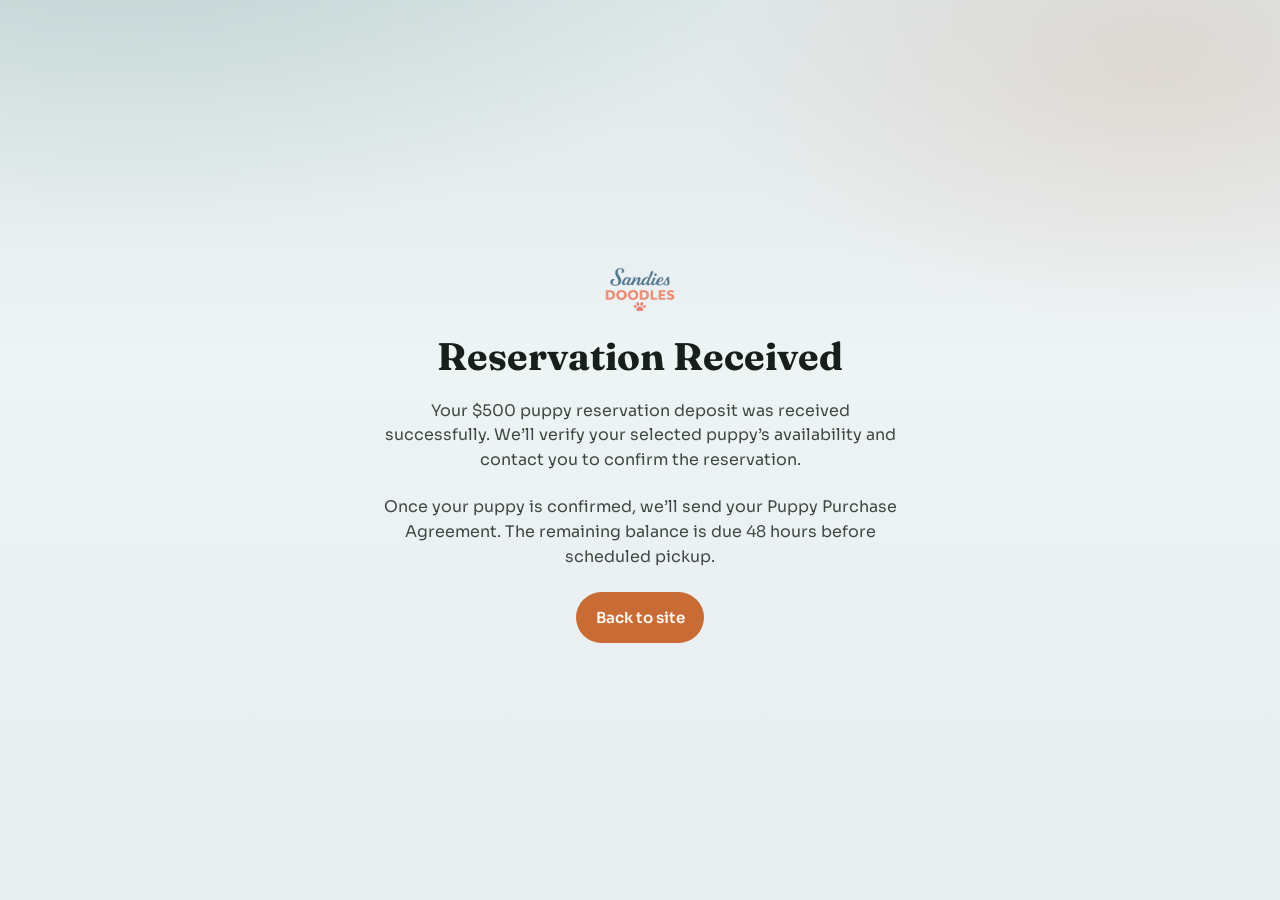
<file: reservation-confirmed.html>
<!doctype html>
<html lang="en">
  <head>
    <meta charset="utf-8" />
    <meta name="viewport" content="width=device-width, initial-scale=1" />
    <title>Reservation Received | Sandies Doodles</title>
    <meta name="robots" content="noindex" />
    <link rel="icon" href="/assets/brand/logo.png" type="image/png" />
    <link rel="preconnect" href="https://fonts.googleapis.com" />
    <link rel="preconnect" href="https://fonts.gstatic.com" crossorigin />
    <link
      href="https://fonts.googleapis.com/css2?family=Fraunces:opsz,wght@9..144,700&family=Sora:wght@400;600&display=swap"
      rel="stylesheet"
    />
    <link rel="stylesheet" href="/styles.css?v=mc0930" />
    <script async src="https://www.googletagmanager.com/gtag/js?id=G-276VDLEJ9T"></script>
    <script>
      window.dataLayer = window.dataLayer || [];
      function gtag() { dataLayer.push(arguments); }
      gtag("js", new Date());
      gtag("config", "G-276VDLEJ9T");
    </script>
  </head>
  <body class="thanks-page">
    <main class="thanks">
      <img src="/assets/brand/logo.png" alt="Sandies Doodles" width="72" />
      <h1>Reservation Received</h1>
      <p>
        Your $500 puppy reservation deposit was received successfully. We’ll verify your
        selected puppy’s availability and contact you to confirm the reservation.
      </p>
      <p>
        Once your puppy is confirmed, we’ll send your Puppy Purchase Agreement. The remaining
        balance is due 48 hours before scheduled pickup.
      </p>
      <div class="hero-actions">
        <a class="btn btn-primary" href="/">Back to site</a>
      </div>
    </main>
    <script>
      gtag("event", "reservation_complete", { value: 500, currency: "USD" });
    </script>
  </body>
</html>
</file>
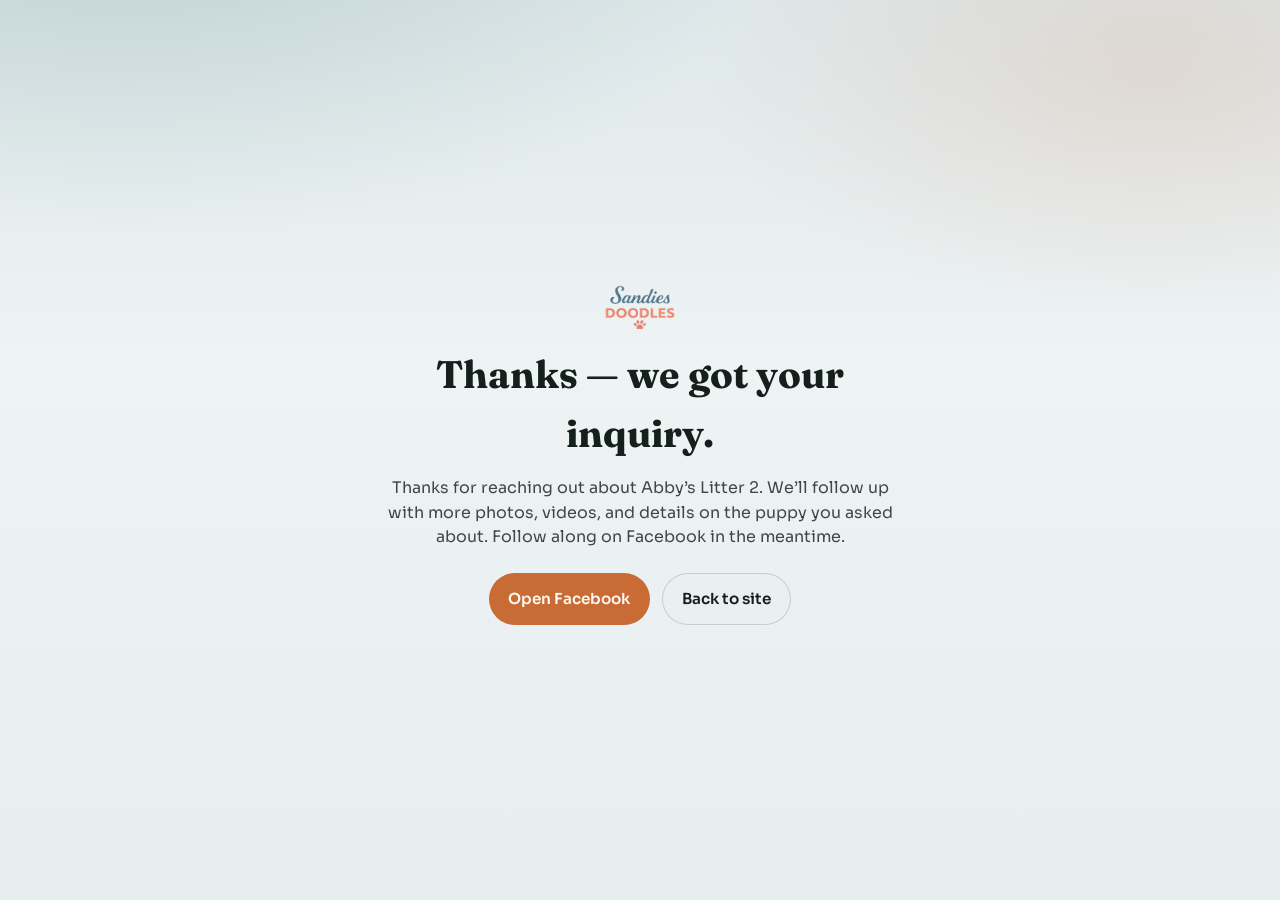
<file: thank-you.html>
<!doctype html>
<html lang="en">
  <head>
    <meta charset="utf-8" />
    <meta name="viewport" content="width=device-width, initial-scale=1" />
    <title>Thank you | Sandies Doodles</title>
    <meta name="robots" content="noindex" />
    <link rel="icon" href="assets/brand/logo.png" type="image/png" />
    <link rel="preconnect" href="https://fonts.googleapis.com" />
    <link rel="preconnect" href="https://fonts.gstatic.com" crossorigin />
    <link
      href="https://fonts.googleapis.com/css2?family=Fraunces:opsz,wght@9..144,700&family=Sora:wght@400;600&display=swap"
      rel="stylesheet"
    />
    <link rel="stylesheet" href="styles.css" />
    <script async src="https://www.googletagmanager.com/gtag/js?id=G-276VDLEJ9T"></script>
    <script>
      window.dataLayer = window.dataLayer || [];
      function gtag() { dataLayer.push(arguments); }
      gtag("js", new Date());
      gtag("config", "G-276VDLEJ9T");
    </script>
  </head>
  <body class="thanks-page">
    <main class="thanks">
      <img src="assets/brand/logo.png" alt="Sandies Doodles" width="72" />
      <h1>Thanks — we got your inquiry.</h1>
      <p>
        Thanks for reaching out about Abby’s Litter 2. We’ll follow up with more
        photos, videos, and details on the puppy you asked about. Follow along on
        Facebook in the meantime.
      </p>
      <div class="hero-actions">
        <a
          class="btn btn-primary"
          id="thanksFb"
          href="https://www.facebook.com/SandiesDoodles"
          target="_blank"
          rel="noopener"
          >Open Facebook</a
        >
        <a class="btn btn-ghost" href="./">Back to site</a>
      </div>
    </main>
    <script src="data/litter.js"></script>
    <script>
      (() => {
        const fb = window.SANDIES?.contact?.facebook;
        const el = document.getElementById("thanksFb");
        if (fb && el) el.href = fb;
      })();
    </script>
  </body>
</html>
</file>
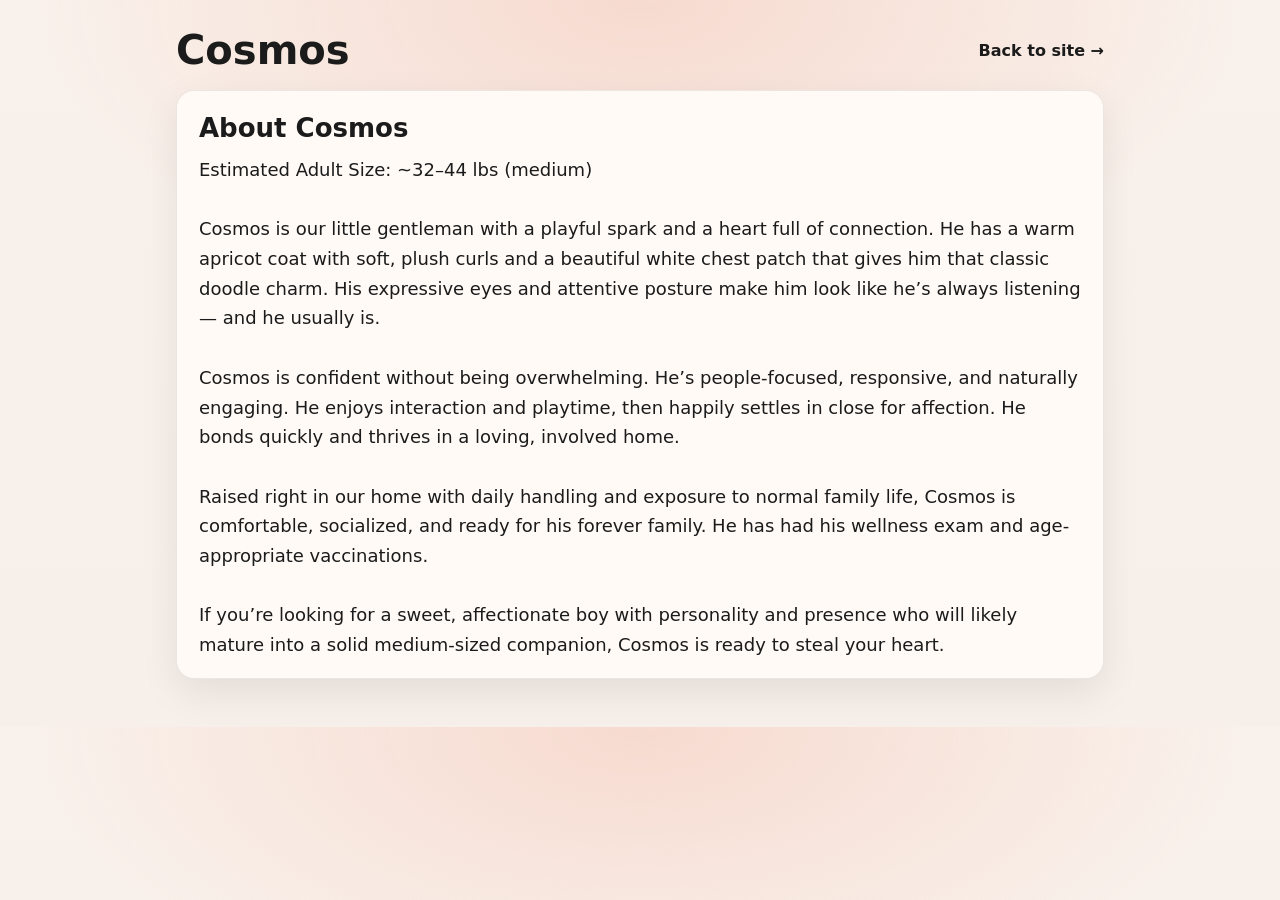
<file: galleries/cosmos.html>
<!doctype html>
<html lang="en">
<head>
  <meta charset="utf-8" />
  <meta name="viewport" content="width=device-width,initial-scale=1" />
  <title>Cosmos | Sandies Doodles</title>
  <style>
:root{
  --bg:#f7efe9;
  --card:#fffaf6;
  --ink:#1b1b1b;
  --muted:#5b5b5b;
  --line:rgba(0,0,0,.08);
}
*{box-sizing:border-box}
body{
  margin:0;
  font-family: system-ui, -apple-system, "Segoe UI", Roboto, Helvetica, Arial, sans-serif;
  color:var(--ink);
  background: radial-gradient(1000px 500px at 50% 0%, rgba(245,200,185,.55), transparent 60%),
              linear-gradient(#f9f1eb, #f7efe9);
}
.wrap{max-width:960px;margin:0 auto;padding:28px 16px 48px}
.topbar{display:flex;align-items:center;justify-content:space-between;gap:12px;margin-bottom:18px}
h1{font-size:40px;line-height:1.1;margin:0}
a{color:#1b1b1b;text-decoration:none}
a:hover{text-decoration:underline}
.back{font-weight:600}
.card{
  background:var(--card);
  border:1px solid var(--line);
  border-radius:18px;
  box-shadow:0 14px 38px rgba(0,0,0,.08);
  padding:22px 22px 18px;
}
.card h2{margin:0 0 12px;font-size:26px}
.bio{
  font-size:18px;
  line-height:1.65;
  color:var(--ink);
  margin:0;
  white-space:pre-wrap;
}
</style>
</head>
<body>
  <div class="wrap">
    <div class="topbar">
      <h1>Cosmos</h1>
      <a class="back" href="../index.html#top">Back to site →</a>
    </div>
    <div class="card">
      <h2>About Cosmos</h2>
      <p class="bio">Estimated Adult Size: ~32–44 lbs (medium)

Cosmos is our little gentleman with a playful spark and a heart full of connection. He has a warm apricot coat with soft, plush curls and a beautiful white chest patch that gives him that classic doodle charm. His expressive eyes and attentive posture make him look like he’s always listening — and he usually is.

Cosmos is confident without being overwhelming. He’s people-focused, responsive, and naturally engaging. He enjoys interaction and playtime, then happily settles in close for affection. He bonds quickly and thrives in a loving, involved home.

Raised right in our home with daily handling and exposure to normal family life, Cosmos is comfortable, socialized, and ready for his forever family. He has had his wellness exam and age-appropriate vaccinations.

If you’re looking for a sweet, affectionate boy with personality and presence who will likely mature into a solid medium-sized companion, Cosmos is ready to steal your heart.</p>
    </div>
  </div>
</body>
</html>
</file>
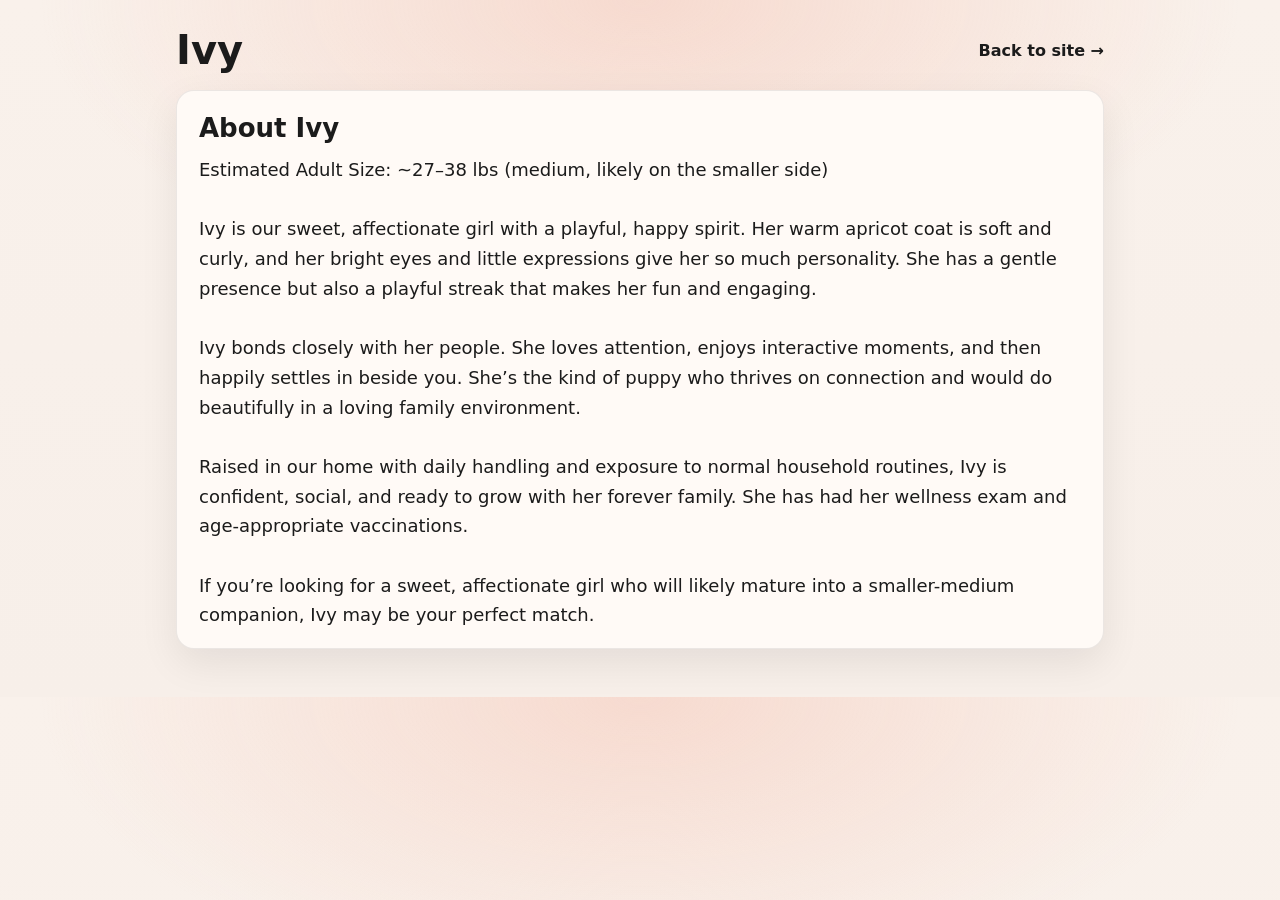
<file: galleries/ivy.html>
<!doctype html>
<html lang="en">
<head>
  <meta charset="utf-8" />
  <meta name="viewport" content="width=device-width,initial-scale=1" />
  <title>Ivy | Sandies Doodles</title>
  <style>
:root{
  --bg:#f7efe9;
  --card:#fffaf6;
  --ink:#1b1b1b;
  --muted:#5b5b5b;
  --line:rgba(0,0,0,.08);
}
*{box-sizing:border-box}
body{
  margin:0;
  font-family: system-ui, -apple-system, "Segoe UI", Roboto, Helvetica, Arial, sans-serif;
  color:var(--ink);
  background: radial-gradient(1000px 500px at 50% 0%, rgba(245,200,185,.55), transparent 60%),
              linear-gradient(#f9f1eb, #f7efe9);
}
.wrap{max-width:960px;margin:0 auto;padding:28px 16px 48px}
.topbar{display:flex;align-items:center;justify-content:space-between;gap:12px;margin-bottom:18px}
h1{font-size:40px;line-height:1.1;margin:0}
a{color:#1b1b1b;text-decoration:none}
a:hover{text-decoration:underline}
.back{font-weight:600}
.card{
  background:var(--card);
  border:1px solid var(--line);
  border-radius:18px;
  box-shadow:0 14px 38px rgba(0,0,0,.08);
  padding:22px 22px 18px;
}
.card h2{margin:0 0 12px;font-size:26px}
.bio{
  font-size:18px;
  line-height:1.65;
  color:var(--ink);
  margin:0;
  white-space:pre-wrap;
}
</style>
</head>
<body>
  <div class="wrap">
    <div class="topbar">
      <h1>Ivy</h1>
      <a class="back" href="../index.html#top">Back to site →</a>
    </div>
    <div class="card">
      <h2>About Ivy</h2>
      <p class="bio">Estimated Adult Size: ~27–38 lbs (medium, likely on the smaller side)

Ivy is our sweet, affectionate girl with a playful, happy spirit. Her warm apricot coat is soft and curly, and her bright eyes and little expressions give her so much personality. She has a gentle presence but also a playful streak that makes her fun and engaging.

Ivy bonds closely with her people. She loves attention, enjoys interactive moments, and then happily settles in beside you. She’s the kind of puppy who thrives on connection and would do beautifully in a loving family environment.

Raised in our home with daily handling and exposure to normal household routines, Ivy is confident, social, and ready to grow with her forever family. She has had her wellness exam and age-appropriate vaccinations.

If you’re looking for a sweet, affectionate girl who will likely mature into a smaller-medium companion, Ivy may be your perfect match.</p>
    </div>
  </div>
</body>
</html>
</file>
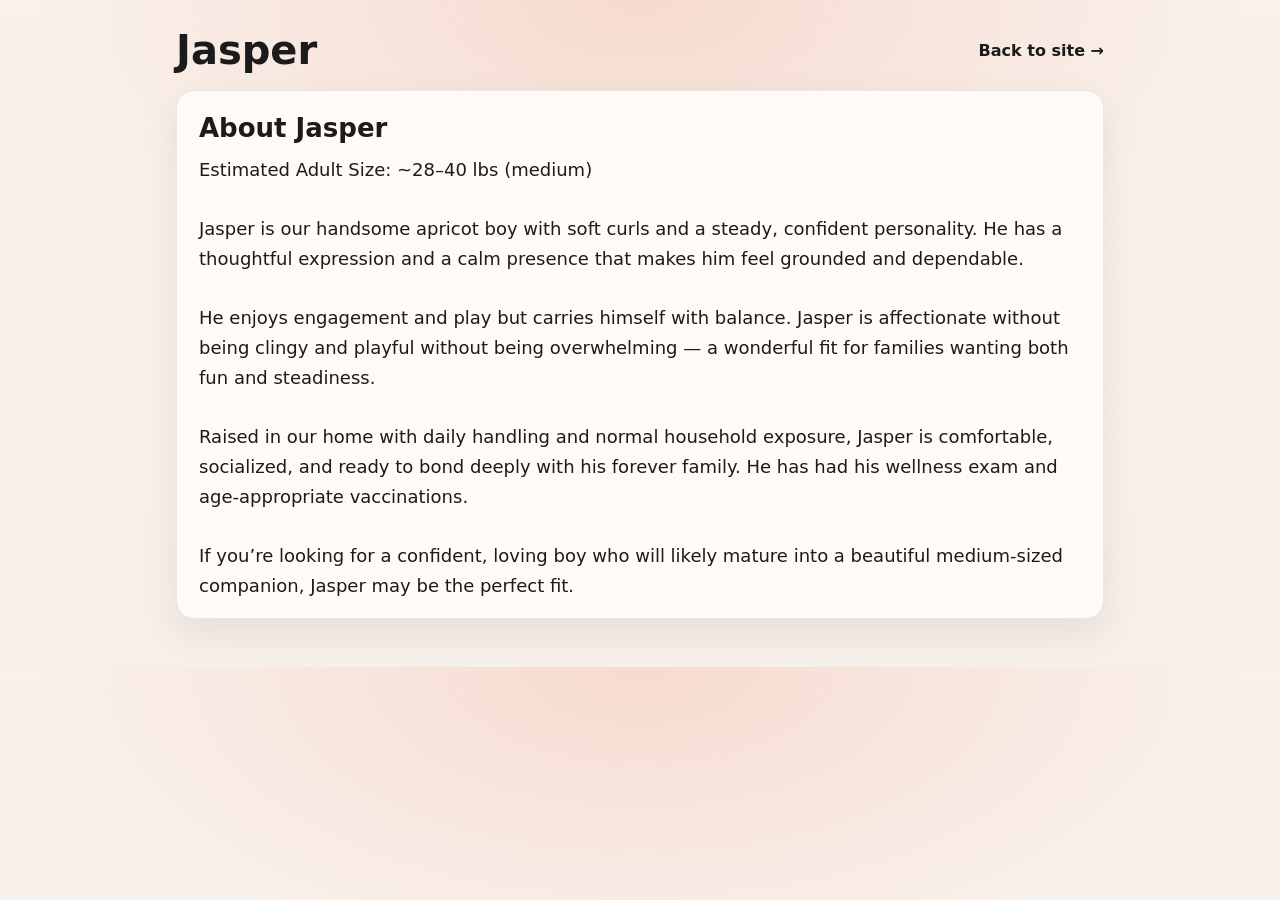
<file: galleries/jasper.html>
<!doctype html>
<html lang="en">
<head>
  <meta charset="utf-8" />
  <meta name="viewport" content="width=device-width,initial-scale=1" />
  <title>Jasper | Sandies Doodles</title>
  <style>
:root{
  --bg:#f7efe9;
  --card:#fffaf6;
  --ink:#1b1b1b;
  --muted:#5b5b5b;
  --line:rgba(0,0,0,.08);
}
*{box-sizing:border-box}
body{
  margin:0;
  font-family: system-ui, -apple-system, "Segoe UI", Roboto, Helvetica, Arial, sans-serif;
  color:var(--ink);
  background: radial-gradient(1000px 500px at 50% 0%, rgba(245,200,185,.55), transparent 60%),
              linear-gradient(#f9f1eb, #f7efe9);
}
.wrap{max-width:960px;margin:0 auto;padding:28px 16px 48px}
.topbar{display:flex;align-items:center;justify-content:space-between;gap:12px;margin-bottom:18px}
h1{font-size:40px;line-height:1.1;margin:0}
a{color:#1b1b1b;text-decoration:none}
a:hover{text-decoration:underline}
.back{font-weight:600}
.card{
  background:var(--card);
  border:1px solid var(--line);
  border-radius:18px;
  box-shadow:0 14px 38px rgba(0,0,0,.08);
  padding:22px 22px 18px;
}
.card h2{margin:0 0 12px;font-size:26px}
.bio{
  font-size:18px;
  line-height:1.65;
  color:var(--ink);
  margin:0;
  white-space:pre-wrap;
}
</style>
</head>
<body>
  <div class="wrap">
    <div class="topbar">
      <h1>Jasper</h1>
      <a class="back" href="../index.html#top">Back to site →</a>
    </div>
    <div class="card">
      <h2>About Jasper</h2>
      <p class="bio">Estimated Adult Size: ~28–40 lbs (medium)

Jasper is our handsome apricot boy with soft curls and a steady, confident personality. He has a thoughtful expression and a calm presence that makes him feel grounded and dependable.

He enjoys engagement and play but carries himself with balance. Jasper is affectionate without being clingy and playful without being overwhelming — a wonderful fit for families wanting both fun and steadiness.

Raised in our home with daily handling and normal household exposure, Jasper is comfortable, socialized, and ready to bond deeply with his forever family. He has had his wellness exam and age-appropriate vaccinations.

If you’re looking for a confident, loving boy who will likely mature into a beautiful medium-sized companion, Jasper may be the perfect fit.</p>
    </div>
  </div>
</body>
</html>
</file>
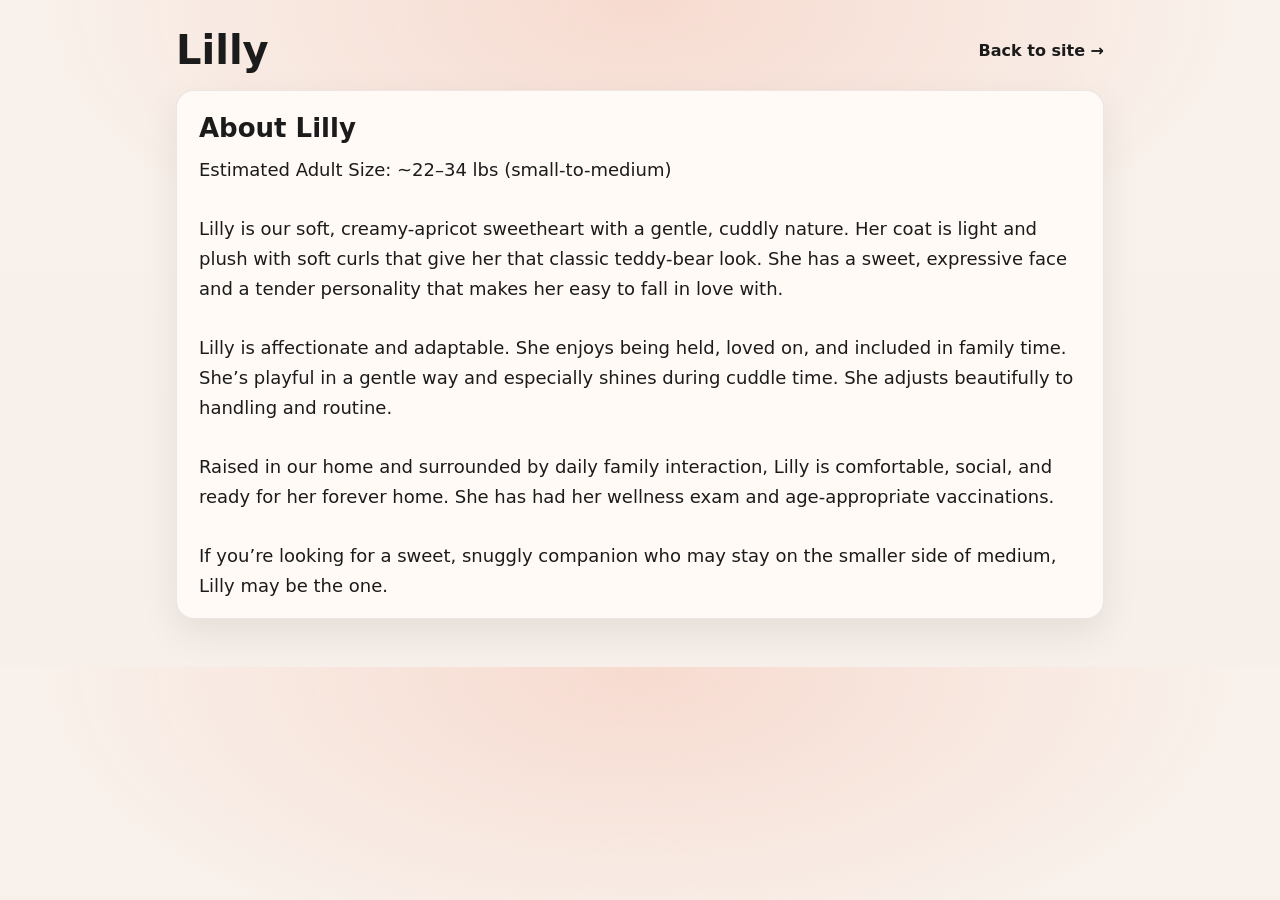
<file: galleries/lilly.html>
<!doctype html>
<html lang="en">
<head>
  <meta charset="utf-8" />
  <meta name="viewport" content="width=device-width,initial-scale=1" />
  <title>Lilly | Sandies Doodles</title>
  <style>
:root{
  --bg:#f7efe9;
  --card:#fffaf6;
  --ink:#1b1b1b;
  --muted:#5b5b5b;
  --line:rgba(0,0,0,.08);
}
*{box-sizing:border-box}
body{
  margin:0;
  font-family: system-ui, -apple-system, "Segoe UI", Roboto, Helvetica, Arial, sans-serif;
  color:var(--ink);
  background: radial-gradient(1000px 500px at 50% 0%, rgba(245,200,185,.55), transparent 60%),
              linear-gradient(#f9f1eb, #f7efe9);
}
.wrap{max-width:960px;margin:0 auto;padding:28px 16px 48px}
.topbar{display:flex;align-items:center;justify-content:space-between;gap:12px;margin-bottom:18px}
h1{font-size:40px;line-height:1.1;margin:0}
a{color:#1b1b1b;text-decoration:none}
a:hover{text-decoration:underline}
.back{font-weight:600}
.card{
  background:var(--card);
  border:1px solid var(--line);
  border-radius:18px;
  box-shadow:0 14px 38px rgba(0,0,0,.08);
  padding:22px 22px 18px;
}
.card h2{margin:0 0 12px;font-size:26px}
.bio{
  font-size:18px;
  line-height:1.65;
  color:var(--ink);
  margin:0;
  white-space:pre-wrap;
}
</style>
</head>
<body>
  <div class="wrap">
    <div class="topbar">
      <h1>Lilly</h1>
      <a class="back" href="../index.html#top">Back to site →</a>
    </div>
    <div class="card">
      <h2>About Lilly</h2>
      <p class="bio">Estimated Adult Size: ~22–34 lbs (small-to-medium)

Lilly is our soft, creamy-apricot sweetheart with a gentle, cuddly nature. Her coat is light and plush with soft curls that give her that classic teddy-bear look. She has a sweet, expressive face and a tender personality that makes her easy to fall in love with.

Lilly is affectionate and adaptable. She enjoys being held, loved on, and included in family time. She’s playful in a gentle way and especially shines during cuddle time. She adjusts beautifully to handling and routine.

Raised in our home and surrounded by daily family interaction, Lilly is comfortable, social, and ready for her forever home. She has had her wellness exam and age-appropriate vaccinations.

If you’re looking for a sweet, snuggly companion who may stay on the smaller side of medium, Lilly may be the one.</p>
    </div>
  </div>
</body>
</html>
</file>
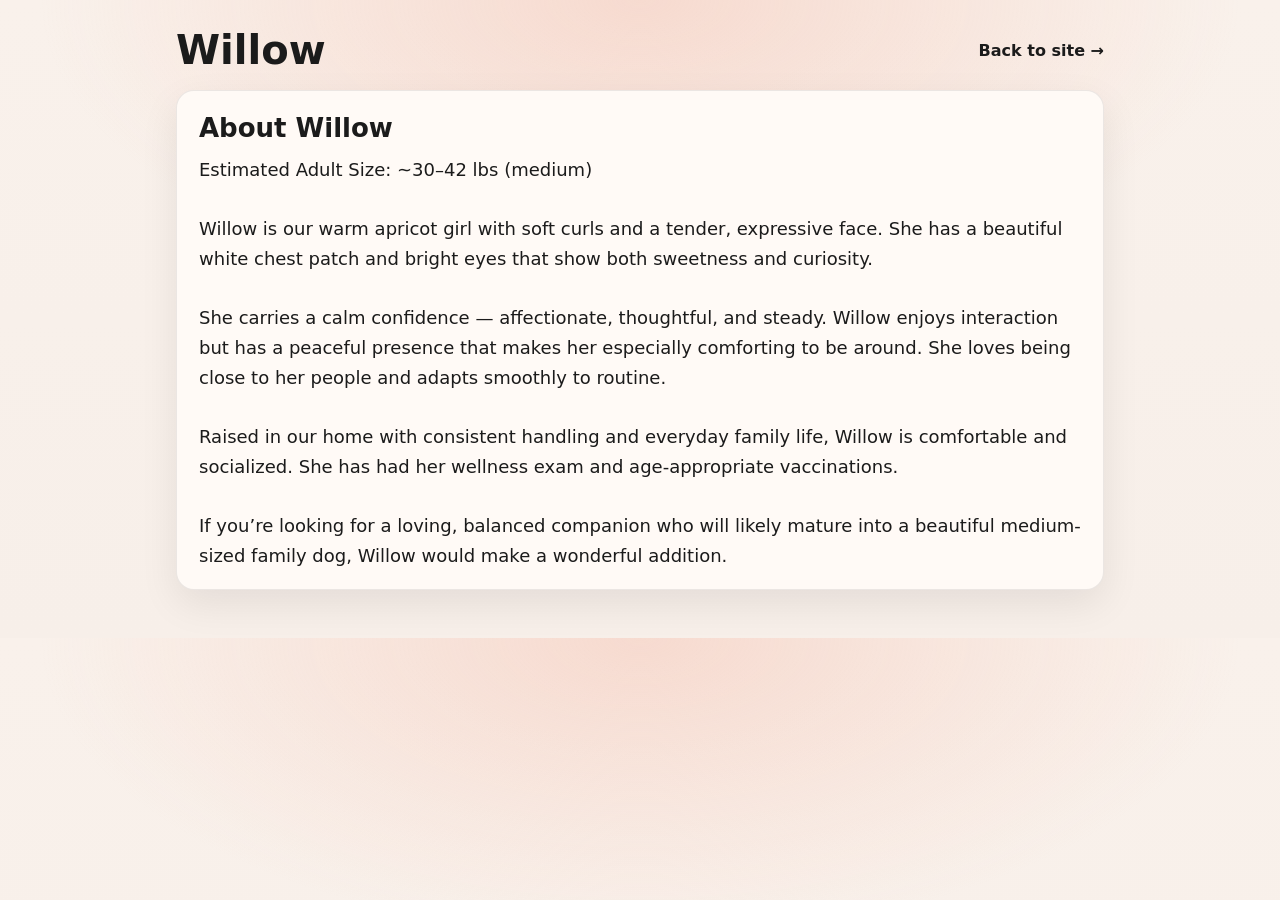
<file: galleries/willow.html>
<!doctype html>
<html lang="en">
<head>
  <meta charset="utf-8" />
  <meta name="viewport" content="width=device-width,initial-scale=1" />
  <title>Willow | Sandies Doodles</title>
  <style>
:root{
  --bg:#f7efe9;
  --card:#fffaf6;
  --ink:#1b1b1b;
  --muted:#5b5b5b;
  --line:rgba(0,0,0,.08);
}
*{box-sizing:border-box}
body{
  margin:0;
  font-family: system-ui, -apple-system, "Segoe UI", Roboto, Helvetica, Arial, sans-serif;
  color:var(--ink);
  background: radial-gradient(1000px 500px at 50% 0%, rgba(245,200,185,.55), transparent 60%),
              linear-gradient(#f9f1eb, #f7efe9);
}
.wrap{max-width:960px;margin:0 auto;padding:28px 16px 48px}
.topbar{display:flex;align-items:center;justify-content:space-between;gap:12px;margin-bottom:18px}
h1{font-size:40px;line-height:1.1;margin:0}
a{color:#1b1b1b;text-decoration:none}
a:hover{text-decoration:underline}
.back{font-weight:600}
.card{
  background:var(--card);
  border:1px solid var(--line);
  border-radius:18px;
  box-shadow:0 14px 38px rgba(0,0,0,.08);
  padding:22px 22px 18px;
}
.card h2{margin:0 0 12px;font-size:26px}
.bio{
  font-size:18px;
  line-height:1.65;
  color:var(--ink);
  margin:0;
  white-space:pre-wrap;
}
</style>
</head>
<body>
  <div class="wrap">
    <div class="topbar">
      <h1>Willow</h1>
      <a class="back" href="../index.html#top">Back to site →</a>
    </div>
    <div class="card">
      <h2>About Willow</h2>
      <p class="bio">Estimated Adult Size: ~30–42 lbs (medium)

Willow is our warm apricot girl with soft curls and a tender, expressive face. She has a beautiful white chest patch and bright eyes that show both sweetness and curiosity.

She carries a calm confidence — affectionate, thoughtful, and steady. Willow enjoys interaction but has a peaceful presence that makes her especially comforting to be around. She loves being close to her people and adapts smoothly to routine.

Raised in our home with consistent handling and everyday family life, Willow is comfortable and socialized. She has had her wellness exam and age-appropriate vaccinations.

If you’re looking for a loving, balanced companion who will likely mature into a beautiful medium-sized family dog, Willow would make a wonderful addition.</p>
    </div>
  </div>
</body>
</html>
</file>
<file: styles.css>
:root {
  --ink: #15201c;
  --ink-soft: #3d4a44;
  --foam: #e7eef0;
  --panel: rgba(231, 238, 240, 0.82);
  --line: rgba(21, 32, 28, 0.12);
  --mangrove: #1e3a32;
  --lagoon: #2f6f66;
  --apricot: #c86b35;
  --apricot-deep: #9a4e22;
  --sunwash: #f0d7b8;
  --shadow: 0 18px 50px rgba(16, 28, 24, 0.18);
  --font-display: "Fraunces", Georgia, serif;
  --font-body: "Sora", Tahoma, sans-serif;
  --max: 1120px;
  --header-h: 72px;
}

*,
*::before,
*::after {
  box-sizing: border-box;
}

html {
  scroll-behavior: smooth;
}

body {
  margin: 0;
  color: var(--ink);
  font-family: var(--font-body);
  font-size: 16px;
  line-height: 1.55;
  background:
    radial-gradient(1200px 600px at 10% -10%, rgba(47, 111, 102, 0.18), transparent 55%),
    radial-gradient(900px 500px at 90% 8%, rgba(200, 107, 53, 0.14), transparent 50%),
    linear-gradient(180deg, #dfe8ea 0%, #eef3f4 40%, #e7eef0 100%);
  min-height: 100vh;
}

img {
  max-width: 100%;
  display: block;
}

a {
  color: inherit;
}

.skip {
  position: absolute;
  left: -999px;
  top: 0;
  background: var(--ink);
  color: var(--foam);
  padding: 0.5rem 0.75rem;
  z-index: 100;
}

.skip:focus {
  left: 0.5rem;
  top: 0.5rem;
}

.site-header {
  position: sticky;
  top: 0;
  z-index: 40;
  height: var(--header-h);
  display: flex;
  align-items: center;
  justify-content: space-between;
  gap: 1rem;
  padding: 0 1.25rem;
  backdrop-filter: blur(12px);
  background: rgba(231, 238, 240, 0.72);
  border-bottom: 1px solid transparent;
  transition: border-color 200ms ease, background 200ms ease;
}

.site-header.is-nav-open {
  background: rgba(231, 238, 240, 0.97);
  border-bottom-color: var(--line);
}

.site-header.is-elevated {
  border-bottom-color: var(--line);
  background: rgba(231, 238, 240, 0.92);
}

.brand-lockup {
  display: inline-flex;
  align-items: center;
  gap: 0.65rem;
  text-decoration: none;
  font-family: var(--font-display);
  font-weight: 700;
  font-size: 1.15rem;
  letter-spacing: 0.01em;
}

.brand-lockup img {
  width: 48px;
  height: auto;
}

.nav {
  display: none;
  gap: 1.1rem;
  font-size: 0.92rem;
  font-weight: 500;
}

.nav a {
  text-decoration: none;
  color: var(--ink-soft);
}

.nav a:hover {
  color: var(--mangrove);
}

.nav-social-inline {
  display: none;
}

.header-actions {
  display: flex;
  align-items: center;
  gap: 0.65rem;
}

.nav-social {
  display: none;
  text-decoration: none;
  font-size: 0.88rem;
  font-weight: 500;
  color: var(--ink-soft);
}

.nav-toggle {
  appearance: none;
  border: 1px solid var(--line);
  background: rgba(255, 255, 255, 0.45);
  color: var(--ink);
  font: inherit;
  font-size: 0.88rem;
  font-weight: 600;
  padding: 0.55rem 0.8rem;
  border-radius: 999px;
  cursor: pointer;
}

.nav-cta {
  text-decoration: none;
  font-weight: 600;
  font-size: 0.9rem;
  color: var(--foam);
  background: var(--mangrove);
  padding: 0.65rem 0.95rem;
  border-radius: 999px;
}

.btn {
  display: inline-flex;
  align-items: center;
  justify-content: center;
  gap: 0.4rem;
  text-decoration: none;
  border: 0;
  cursor: pointer;
  font-family: inherit;
  font-weight: 600;
  font-size: 0.95rem;
  padding: 0.85rem 1.2rem;
  border-radius: 999px;
  transition: transform 180ms ease, background 180ms ease, color 180ms ease;
}

.btn:hover {
  transform: translateY(-1px);
}

.btn-primary {
  background: var(--apricot);
  color: #fff8f2;
}

.btn-primary:hover {
  background: var(--apricot-deep);
}

.btn-ghost {
  background: rgba(231, 238, 240, 0.55);
  color: var(--ink);
  border: 1px solid rgba(21, 32, 28, 0.16);
}

.hero .btn-ghost {
  background: transparent;
  color: #f4f7f6;
  border-color: rgba(244, 247, 246, 0.55);
}

.hero .btn-ghost:hover {
  background: rgba(244, 247, 246, 0.12);
}

/* —— Hero (one composition) —— */
.hero {
  position: relative;
  min-height: calc(100vh - var(--header-h));
  min-height: calc(100svh - var(--header-h));
  display: grid;
  align-items: end;
  overflow: hidden;
  color: #f4f7f6;
}

.hero-media {
  position: absolute;
  inset: 0;
  z-index: 0;
}

.hero-photo,
.hero-video {
  position: absolute;
  inset: 0;
  width: 100%;
  height: 100%;
  object-fit: cover;
  object-position: 50% 40%;
}

.hero-photo {
  z-index: 0;
  transform: scale(1.05);
  animation: heroDrift 18s ease-in-out infinite alternate;
}

.hero-video {
  z-index: 1;
  transform: scale(1.04);
  opacity: 0;
  transition: opacity 450ms ease;
  animation: heroDrift 22s ease-in-out infinite alternate;
}

.hero-video.is-ready {
  opacity: 1;
}

.hero-video.is-static {
  display: none;
}

.hero-veil {
  position: absolute;
  inset: 0;
  z-index: 2;
  background:
    linear-gradient(
      105deg,
      rgba(12, 22, 20, 0.72) 0%,
      rgba(12, 22, 20, 0.42) 42%,
      rgba(12, 22, 20, 0.18) 68%,
      rgba(12, 22, 20, 0.28) 100%
    ),
    linear-gradient(
      180deg,
      rgba(12, 22, 20, 0.28) 0%,
      rgba(12, 22, 20, 0.08) 36%,
      rgba(12, 22, 20, 0.55) 68%,
      rgba(12, 22, 20, 0.88) 100%
    );
}

.hero-copy {
  position: relative;
  z-index: 3;
  width: min(var(--max), calc(100% - 2.5rem));
  margin: 0 auto;
  padding: 0 0 max(5.5rem, 12vh);
}

.hero-brand {
  margin: 0 0 0.65rem;
  font-family: var(--font-display);
  font-size: clamp(2.4rem, 7vw, 4.4rem);
  font-weight: 700;
  line-height: 0.95;
  letter-spacing: -0.02em;
}

.hero h1 {
  margin: 0;
  max-width: 14ch;
  font-family: var(--font-display);
  font-size: clamp(1.55rem, 3.4vw, 2.35rem);
  font-weight: 500;
  line-height: 1.15;
}

.hero-support {
  margin: 0.9rem 0 0;
  max-width: 36ch;
  font-size: 1.02rem;
  color: rgba(244, 247, 246, 0.9);
}

.hero-actions {
  display: flex;
  flex-wrap: wrap;
  gap: 0.75rem;
  margin-top: 1.4rem;
}

.mock-banner,
.site-banner {
  margin: 0;
  padding: 0.7rem 1.25rem;
  text-align: center;
  font-size: 0.88rem;
  font-weight: 500;
  color: var(--mangrove);
  background: rgba(240, 215, 184, 0.55);
  border-bottom: 1px solid rgba(154, 78, 34, 0.18);
}

.mock-banner.is-live,
.site-banner.is-live {
  color: var(--foam);
  background: var(--mangrove);
  border-bottom-color: rgba(231, 238, 240, 0.12);
}

.litter-panel {
  display: grid;
  gap: 1.5rem;
  align-items: center;
  border-top: 1px solid var(--line);
  padding-top: 1.5rem;
}

.litter-media {
  overflow: hidden;
  border-radius: 18px;
}

.litter-media img {
  width: 100%;
  aspect-ratio: 4 / 3;
  object-fit: cover;
  transform: scale(1.02);
  transition: transform 8s ease;
}

.litter-panel:hover .litter-media img {
  transform: scale(1.06);
}

.litter-eyebrow {
  margin: 0 0 0.35rem;
  font-size: 0.78rem;
  font-weight: 600;
  letter-spacing: 0.08em;
  text-transform: uppercase;
  color: var(--lagoon);
}

.litter-copy h2 {
  margin: 0 0 0.35rem;
  font-family: var(--font-display);
  font-size: clamp(1.8rem, 3vw, 2.4rem);
  font-weight: 700;
  letter-spacing: -0.02em;
}

.litter-headline {
  margin: 0 0 0.75rem;
  font-family: var(--font-display);
  font-size: clamp(1.2rem, 2.4vw, 1.55rem);
  color: var(--mangrove);
}

.litter-names {
  margin: 0 0 0.85rem;
  color: var(--ink);
  font-size: 0.98rem;
  line-height: 1.55;
}

.litter-copy p {
  margin: 0 0 1.1rem;
  color: var(--ink-soft);
  max-width: 38rem;
}

.transport-panel {
  border-top: 1px solid var(--line);
  padding-top: 1.25rem;
}

.transport-grid {
  display: grid;
  gap: 1.5rem;
}

.transport-grid h3 {
  margin: 0 0 0.65rem;
  font-family: var(--font-display);
  font-size: 1.25rem;
}

.transport-options li {
  align-items: baseline;
}

.price-hero .deposit {
  display: grid;
  gap: 0.2rem;
}

.deposit-note {
  display: block;
  font-size: 0.86rem;
  color: var(--apricot-deep);
}

.genetics-note {
  margin-top: 1rem;
  color: var(--ink-soft);
}

.section {
  width: min(var(--max), calc(100% - 2.5rem));
  margin: 0 auto;
  padding: 4.5rem 0 1rem;
  scroll-margin-top: 5.5rem;
}

.section-intro {
  max-width: 38rem;
  margin-bottom: 1.75rem;
}

.section-intro h2 {
  margin: 0 0 0.45rem;
  font-family: var(--font-display);
  font-size: clamp(1.8rem, 3vw, 2.4rem);
  font-weight: 700;
  letter-spacing: -0.02em;
}

.section-intro p {
  margin: 0;
  color: var(--ink-soft);
}

.process {
  list-style: none;
  margin: 0;
  padding: 0;
  display: grid;
  gap: 1rem;
}

.process li {
  display: grid;
  grid-template-columns: auto 1fr;
  gap: 0.9rem 1.1rem;
  padding: 1.1rem 0;
  border-top: 1px solid var(--line);
}

.process .step {
  font-family: var(--font-display);
  font-size: 1.35rem;
  color: var(--lagoon);
  font-weight: 700;
}

.process h3 {
  margin: 0 0 0.25rem;
  font-size: 1.05rem;
}

.process p {
  margin: 0;
  color: var(--ink-soft);
}

.pup-grid {
  display: grid;
  grid-template-columns: repeat(auto-fit, minmax(220px, 1fr));
  gap: 1rem;
}

.litter2-grid {
  margin-top: 1.5rem;
}

.pup-card {
  appearance: none;
  border: 1px solid var(--line);
  background: var(--panel);
  border-radius: 18px;
  padding: 0;
  overflow: hidden;
  cursor: pointer;
  text-align: left;
  font: inherit;
  color: inherit;
  box-shadow: none;
  transition: transform 180ms ease, border-color 180ms ease;
}

.pup-card:hover,
.pup-card:focus-visible {
  transform: translateY(-3px);
  border-color: rgba(47, 111, 102, 0.45);
  outline: none;
}

.pup-card img {
  width: 100%;
  aspect-ratio: 1;
  object-fit: cover;
}

.pup-meta {
  padding: 0.9rem 1rem 1.1rem;
}

.pup-open {
  appearance: none;
  display: block;
  width: 100%;
  border: 0;
  background: none;
  padding: 0;
  text-align: left;
  font: inherit;
  color: inherit;
  cursor: pointer;
}

.pup-open .pup-meta {
  padding-bottom: 0.5rem;
}

.pup-status {
  font-weight: 600;
  color: var(--lagoon);
}

.pup-card.is-reserved .pup-status {
  color: var(--apricot-deep);
}

.pup-actions {
  display: flex;
  gap: 0.5rem;
  padding: 0 1rem 1rem;
}

.pup-actions a {
  flex: 1;
  text-align: center;
  text-decoration: none;
  font-weight: 600;
  font-size: 0.86rem;
  padding: 0.55rem 0.5rem;
  border-radius: 999px;
  border: 1px solid var(--line);
}

.pup-actions a:last-child:not(:first-child) {
  background: var(--apricot);
  border-color: var(--apricot);
  color: #fff8f2;
}

.reserve-cta {
  margin-top: 2rem;
  padding: 1.5rem;
  border: 1px solid var(--line);
  border-radius: 1.25rem;
  text-align: center;
}

.reserve-cta p {
  max-width: 34rem;
  margin: 0 auto 1rem;
}

.reserve-cta .reserve-note {
  margin: 0.85rem auto 0;
  font-size: 0.86rem;
  color: var(--ink-soft);
}

@media (max-width: 640px) {
  .reserve-cta .btn,
  .contact-actions .puppy-reservation-cta {
    display: flex;
    justify-content: center;
    width: 100%;
  }
}

.reserve-panel {
  margin-top: 1.5rem;
  border-top: 1px solid var(--line);
  padding-top: 1.25rem;
}

.reserve-panel h3 {
  margin: 0 0 0.5rem;
  font-family: var(--font-display);
}

.reserve-panel .btn {
  margin-top: 1rem;
}

.reserve-actions {
  display: flex;
  flex-wrap: wrap;
  gap: 0.6rem;
  margin-top: 0.75rem;
}

.reserve-actions .btn {
  margin-top: 0;
}

.form-more summary {
  cursor: pointer;
  font-size: 0.9rem;
  font-weight: 500;
  color: var(--ink-soft);
}

.form-more-grid {
  display: grid;
  gap: 0.85rem;
  margin-top: 0.85rem;
}

@media (min-width: 860px) {
  .form-more-grid {
    grid-template-columns: 1fr 1fr;
  }
}

.pup-meta h3 {
  margin: 0;
  font-family: var(--font-display);
  font-size: 1.35rem;
}

.pup-meta .meta-line {
  margin: 0.25rem 0 0;
  font-size: 0.86rem;
  color: var(--ink-soft);
}

.parent-grid {
  display: grid;
  grid-template-columns: 1fr;
  gap: 1rem;
}

.parent {
  display: grid;
  grid-template-columns: 120px 1fr;
  gap: 1rem;
  align-items: center;
  padding: 1rem 0;
  border-top: 1px solid var(--line);
}

.parent img {
  width: 120px;
  height: 120px;
  object-fit: cover;
  border-radius: 50%;
}

.parent h3 {
  margin: 0;
  font-family: var(--font-display);
  font-size: 1.45rem;
}

.parent .role {
  margin: 0.15rem 0 0.45rem;
  font-size: 0.85rem;
  font-weight: 600;
  color: var(--lagoon);
}

.parent p {
  margin: 0;
  color: var(--ink-soft);
}

.proof-layout {
  display: grid;
  gap: 1.25rem;
}

.atmosphere {
  display: grid;
  grid-template-columns: 1.2fr 1fr 1fr;
  gap: 0.55rem;
  min-height: 180px;
}

.atmosphere img {
  width: 100%;
  height: 100%;
  min-height: 160px;
  object-fit: cover;
  border-radius: 14px;
  filter: saturate(0.95) contrast(1.02);
}

.quotes {
  display: grid;
  gap: 0.9rem;
}

.quote {
  margin: 0;
  padding: 1rem 0;
  border-top: 1px solid var(--line);
}

.quote p {
  margin: 0;
  font-family: var(--font-display);
  font-size: 1.2rem;
  line-height: 1.35;
}

.quote footer {
  margin-top: 0.55rem;
  font-size: 0.86rem;
  color: var(--ink-soft);
}

.price-panel {
  border-top: 1px solid var(--line);
  padding-top: 1.25rem;
}

.price-hero {
  display: flex;
  flex-wrap: wrap;
  gap: 1rem 2rem;
  align-items: baseline;
  margin-bottom: 1.25rem;
}

.price-hero .amount {
  font-family: var(--font-display);
  font-size: clamp(2.4rem, 5vw, 3.4rem);
  font-weight: 700;
  letter-spacing: -0.03em;
}

.price-hero .deposit {
  display: grid;
  gap: 0.2rem;
  color: var(--ink-soft);
}

.tiers {
  display: grid;
  gap: 0.65rem;
  margin: 0 0 1.25rem;
  padding: 0;
  list-style: none;
}

.tiers li {
  display: flex;
  justify-content: space-between;
  gap: 1rem;
  padding: 0.7rem 0;
  border-bottom: 1px solid var(--line);
}

.includes {
  margin: 0;
  padding-left: 1.1rem;
  color: var(--ink-soft);
}

.includes li {
  margin: 0.35rem 0;
}

.faq-list details {
  border-top: 1px solid var(--line);
  padding: 0.85rem 0;
}

.faq-list summary {
  cursor: pointer;
  font-weight: 600;
}

.faq-list p {
  margin: 0.55rem 0 0;
  color: var(--ink-soft);
}

.waitlist-panel {
  border-top: 1px solid var(--line);
  padding-top: 0.5rem;
}

.waitlist-form {
  display: grid;
  gap: 0.85rem;
  max-width: 640px;
  grid-template-columns: 1fr;
}

.waitlist-form label {
  display: grid;
  gap: 0.35rem;
  font-size: 0.9rem;
  font-weight: 500;
}

.waitlist-form .span-2 {
  grid-column: 1 / -1;
}

.waitlist-form input,
.waitlist-form select,
.waitlist-form textarea {
  font: inherit;
  padding: 0.75rem 0.85rem;
  border-radius: 12px;
  border: 1px solid rgba(21, 32, 28, 0.18);
  background: rgba(255, 255, 255, 0.55);
  color: var(--ink);
}

.waitlist-form .check {
  display: flex;
  align-items: center;
  gap: 0.55rem;
  font-weight: 400;
  grid-column: 1 / -1;
}

.waitlist-form .check input {
  width: auto;
}

.form-status {
  min-height: 1.25rem;
  margin: 0;
  color: var(--lagoon);
  font-weight: 500;
}

.contact-row {
  display: flex;
  flex-wrap: wrap;
  justify-content: space-between;
  gap: 1rem;
  align-items: end;
  border-top: 1px solid var(--line);
  padding-top: 1.5rem;
}

.contact-actions {
  display: flex;
  flex-wrap: wrap;
  gap: 0.65rem;
}

.waitlist-form .hp {
  position: absolute;
  left: -9999px;
  opacity: 0;
  height: 0;
  width: 0;
}

.thanks-page {
  min-height: 100vh;
  display: grid;
  place-items: center;
  padding: 2rem;
}

.thanks {
  width: min(520px, 100%);
  text-align: center;
}

.thanks img {
  margin: 0 auto 1rem;
}

.thanks h1 {
  margin: 0 0 0.75rem;
  font-family: var(--font-display);
  font-size: clamp(1.8rem, 4vw, 2.4rem);
}

.thanks p {
  margin: 0 0 1.4rem;
  color: var(--ink-soft);
}

.thanks .hero-actions {
  justify-content: center;
}

.contact-row h2 {
  margin: 0 0 0.5rem;
  font-family: var(--font-display);
}

.contact-row p {
  margin: 0;
  color: var(--ink-soft);
}

.site-footer {
  width: min(var(--max), calc(100% - 2.5rem));
  margin: 3rem auto 2rem;
  padding-top: 1rem;
  border-top: 1px solid var(--line);
  display: flex;
  flex-wrap: wrap;
  gap: 0.5rem 1rem;
  justify-content: space-between;
  font-size: 0.85rem;
  color: var(--ink-soft);
}

.pup-dialog {
  position: relative;
  width: min(640px, calc(100% - 2rem));
  border: 1px solid var(--line);
  border-radius: 18px;
  padding: 0;
  background: #eef3f4;
  color: var(--ink);
  box-shadow: var(--shadow);
}

.pup-dialog::backdrop {
  background: rgba(12, 22, 20, 0.45);
}

.dialog-close {
  position: absolute;
  right: 0.75rem;
  top: 0.75rem;
  border: 0;
  background: rgba(231, 238, 240, 0.9);
  border-radius: 999px;
  padding: 0.4rem 0.75rem;
  font: inherit;
  cursor: pointer;
}

.dialog-body {
  display: grid;
  gap: 0.85rem;
}

.dialog-body img {
  width: 100%;
  max-height: 360px;
  object-fit: cover;
  border-radius: 18px 18px 0 0;
}

.dialog-body .dialog-main {
  object-fit: contain;
  background: #e2e9ea;
}

.dialog-thumbs {
  display: flex;
  gap: 0.5rem;
  overflow-x: auto;
  padding: 0 1.2rem;
}

.dialog-thumb {
  flex: 0 0 auto;
  width: 64px;
  height: 64px;
  padding: 0;
  border: 2px solid transparent;
  border-radius: 10px;
  overflow: hidden;
  background: none;
  cursor: pointer;
}

.dialog-thumb.is-active {
  border-color: var(--apricot);
}

.dialog-body .dialog-thumb img {
  width: 100%;
  height: 100%;
  max-height: none;
  object-fit: cover;
  border-radius: 0;
}

.dialog-copy {
  padding: 0 1.2rem 1.3rem;
}

.dialog-copy h3 {
  margin: 0;
  font-family: var(--font-display);
  font-size: 1.8rem;
}

.reveal {
  opacity: 0;
  transform: translateY(14px);
  animation: rise 700ms cubic-bezier(0.22, 1, 0.36, 1) forwards;
}

.reveal.delay-1 {
  animation-delay: 120ms;
}
.reveal.delay-2 {
  animation-delay: 220ms;
}
.reveal.delay-3 {
  animation-delay: 320ms;
}

.section .reveal-on-scroll {
  opacity: 0;
  transform: translateY(18px);
  transition: opacity 650ms ease, transform 650ms ease;
}

.section .reveal-on-scroll.is-in {
  opacity: 1;
  transform: none;
}

@keyframes heroDrift {
  from {
    transform: scale(1.06) translate3d(0, 0, 0);
  }
  to {
    transform: scale(1.12) translate3d(-1.5%, -1%, 0);
  }
}

@keyframes rise {
  to {
    opacity: 1;
    transform: none;
  }
}

@media (max-width: 859px) {
  .nav.is-open {
    display: flex;
    position: absolute;
    top: var(--header-h);
    left: 0;
    right: 0;
    flex-direction: column;
    gap: 0;
    padding: 0.5rem 1.25rem 1rem;
    background: rgba(231, 238, 240, 0.97);
    border-bottom: 1px solid var(--line);
    box-shadow: var(--shadow);
  }

  .nav.is-open a {
    padding: 0.75rem 0;
    border-top: 1px solid var(--line);
  }

  .nav-social-inline {
    display: block;
  }
}

@media (min-width: 860px) {
  .nav {
    display: flex;
  }

  .nav-social {
    display: inline;
  }

  .nav-toggle {
    display: none;
  }

  .process {
    grid-template-columns: repeat(2, 1fr);
  }

  .parent-grid {
    grid-template-columns: 1fr 1fr;
  }

  .proof-layout {
    grid-template-columns: 1.15fr 0.85fr;
    align-items: start;
  }

  .litter-panel {
    grid-template-columns: 1.05fr 0.95fr;
    gap: 2rem;
  }

  .litter2-grid {
    grid-template-columns: repeat(4, 1fr);
  }

  .transport-grid {
    grid-template-columns: 1fr 1fr;
  }

  .waitlist-form {
    grid-template-columns: 1fr 1fr;
  }

  .waitlist-form .btn,
  .waitlist-form .form-status {
    grid-column: 1 / -1;
  }
}

@media (max-width: 640px) {
  .atmosphere {
    grid-template-columns: 1fr 1fr;
  }

  .atmosphere img:first-child {
    grid-column: 1 / -1;
  }

  .parent {
    grid-template-columns: 88px 1fr;
  }

  .parent img {
    width: 88px;
    height: 88px;
  }
}

@media (prefers-reduced-motion: reduce) {
  html {
    scroll-behavior: auto;
  }

  .hero-photo,
  .hero-video,
  .reveal,
  .section .reveal-on-scroll,
  .litter-media img {
    animation: none !important;
    transition: none !important;
    opacity: 1 !important;
    transform: none !important;
  }

  .litter-panel:hover .litter-media img {
    transform: none;
  }

  .hero-video {
    display: none;
  }
}
</file>
